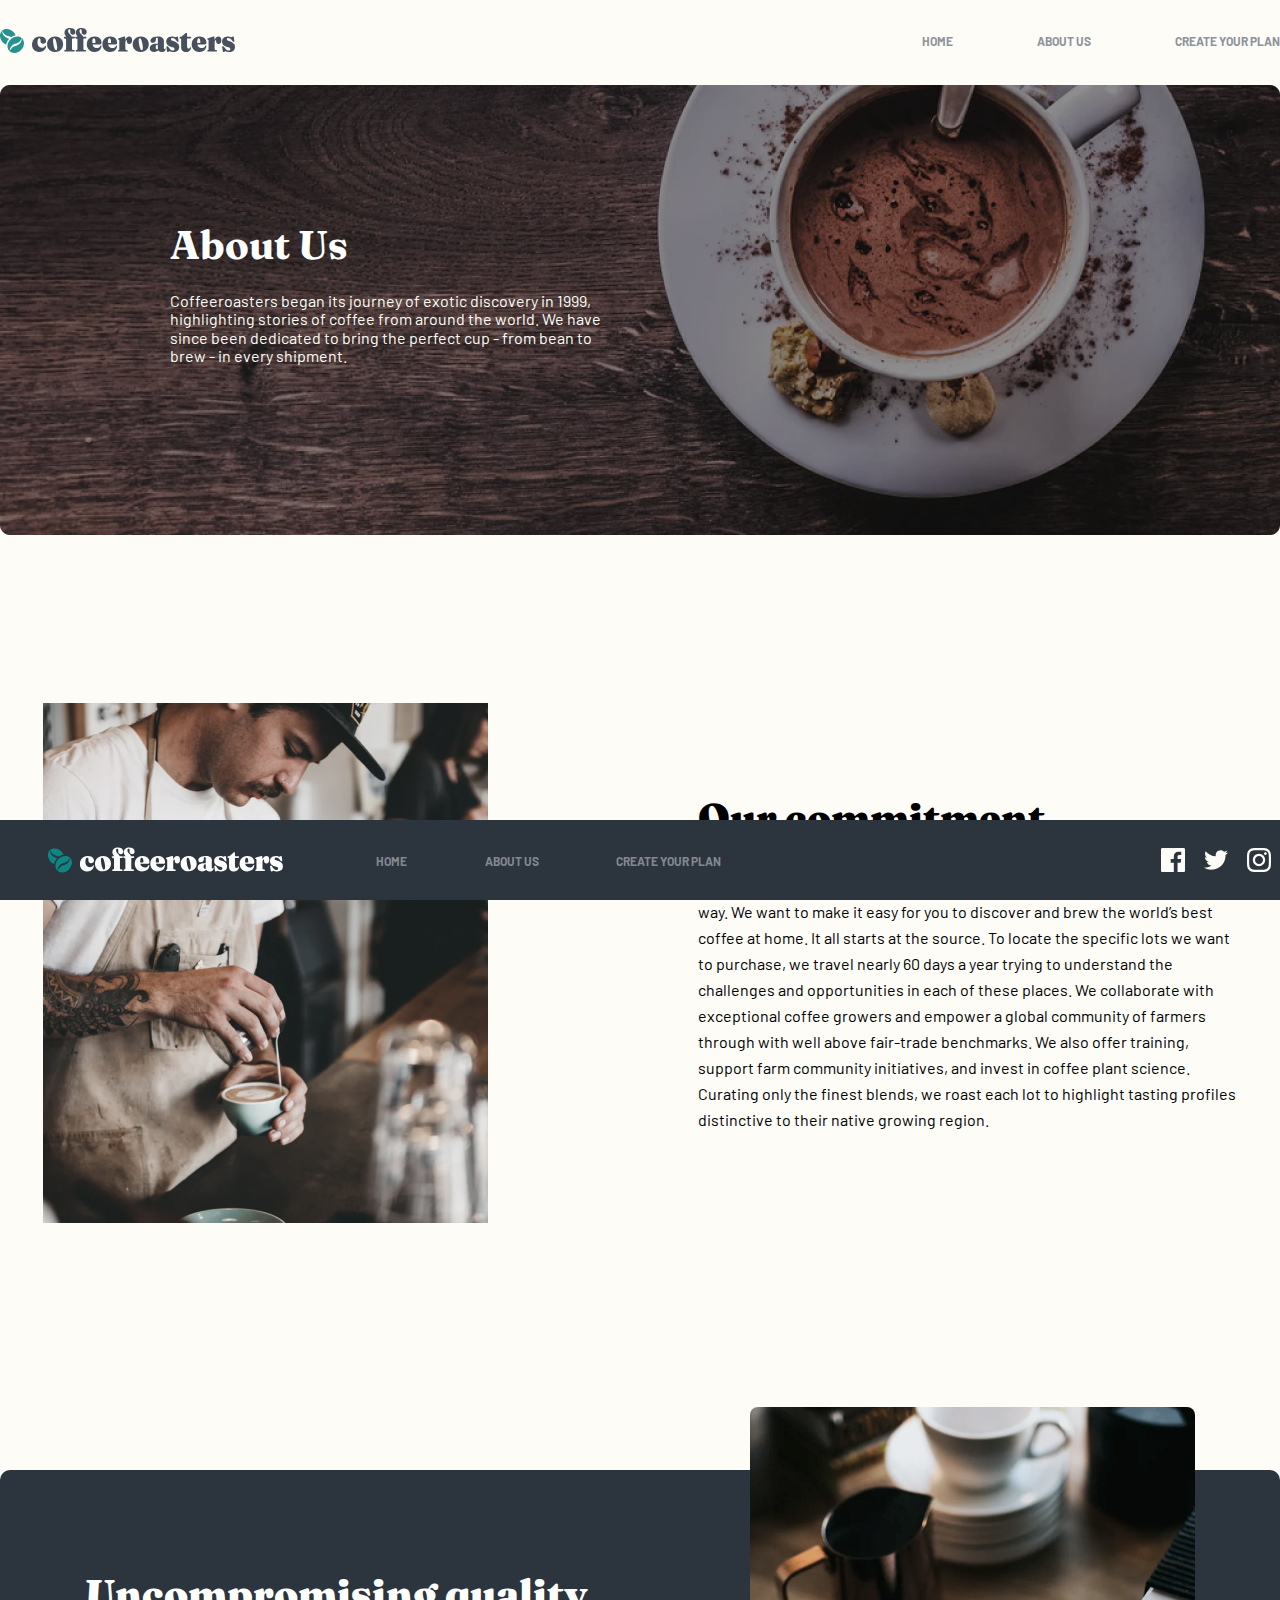
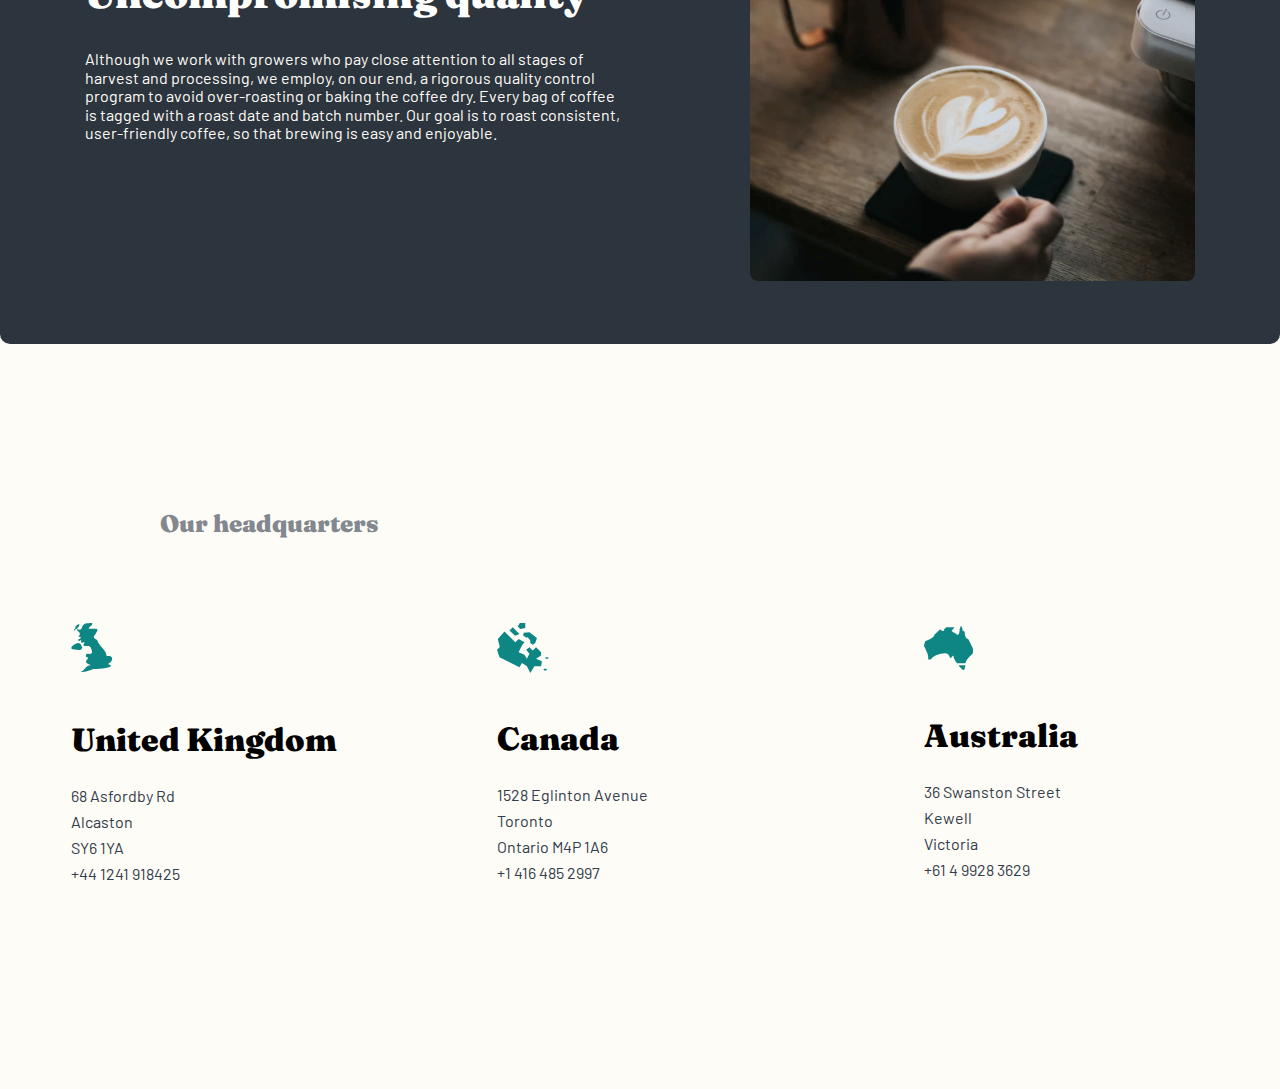
<file: about.html>
<!DOCTYPE html>
<html lang="en">
  <head>
    <meta charset="UTF-8" />
    <meta http-equiv="X-UA-Compatible" content="IE=edge" />
    <meta name="viewport" content="width=device-width, initial-scale=1.0" />
    <title>Document</title>
    <link rel="stylesheet" href="./css/style.css" />
    <link rel="stylesheet" href="./css/about.css">
  </head>
  <body>
    <header class="header">
      <div class="container">
        <nav class="nav">
          <img class="img" src="./images/Group 5.svg" alt="" />
          <ul class="nav__ul">
            <li class="nav__ul--list">
              <a class="nav__ul--list-link" href="index.html">HOME</a>
            </li>
            <li class="nav__ul--list">
              <a class="nav__ul--list-link" href="about.html">ABOUT US</a>
            </li>
            <li class="nav__ul--list">
              <a class="nav__ul--list-link" href="template.html">CREATE YOUR PLAN</a>
            </li>
          </ul>
        </nav>
      </div>
    </header>
    <main class="main">

      <section class="intro">
        <div class="container">
          <div class="block1">
            <div class="block1__intro">                     
              <h2>About Us</h2>
               <p>Coffeeroasters began its journey of exotic discovery in 1999, highlighting stories of coffee from around the world. We have since been dedicated to bring the perfect cup - from bean to brew - in every shipment.  </p>            
            </div>
          </div>
        </div>
      </section>


      <section class="coffes">
        <div class="container">
            <div class="coffe__drink">
                <div class="coffe__drink--img">
                    <img src="./images/about/section-img/Bitmap.png" alt="">
                </div>
                <div class="coffe__drink--desc">
                    <h2>Our commitment</h2>
                    <p>We’re built on a simple mission and a commitment to doing good along the way. We want to make it easy for you to discover and brew the world’s best coffee at home. It all starts at the source. To locate the specific lots we want to purchase, we travel nearly 60 days a year trying to understand the challenges and opportunities in each of these places. We collaborate with exceptional coffee growers and empower a global community of farmers through with well above fair-trade benchmarks. We also offer training, support farm community initiatives, and invest in coffee plant science. Curating only the finest blends, we roast each lot to highlight tasting profiles distinctive to their native growing region.</p>
                </div>
            </div>
        </div>
      </section>


      <section class="coffe-love">
        <div class="container">
          <div class="country__coffes">
            <div class="country__coffes--text">
              <h2>Uncompromising quality</h2>
              <p>Although we work with growers who pay close attention to all stages of harvest and processing, we employ, on our end, a rigorous quality control program to avoid over-roasting or baking the coffee dry. Every bag of coffee is tagged with a roast date and batch number. Our goal is to roast consistent, user-friendly coffee, so that brewing is easy and enjoyable.</p>
            </div>
            <div class="country__coffes--img">
              <img src="./images/about/section-img/Bitmap.svg" alt="">
            </div>
          </div>
        </div>
      </section>

      <section class="our-headquarters">
        <div class="container">
          <h3 class="our-headquarters-head">Our headquarters</h3>
          <div class="world__map">
           
            <div class="world__map--section">
             
              <img src="./images/about/section-img/map/Combined Shape.svg" alt="">
              <div class="world__map--section-block">
                <h2>United Kingdom
                  </h2>
                  <ul>              
                    <li>68  Asfordby Rd</li>
                    <li> Alcaston</li>
                    <li>SY6 1YA</li>
                    <li>+44 1241 918425</li>
                  </ul>      
              </div>       
            </div>
            
            <div class="world__map--section">
              <img src="./images/about/section-img/map/Combined Shape (1).svg" alt="">
              <div class="world__map--section-block">
                <h2>Canada
                </h2>
                
                <ul>                                 
                  <li>1528  Eglinton Avenue</li>
                  <li>Toronto</li>
                  <li>Ontario M4P 1A6</li>
                  <li>+1 416 485 2997</li>
                </ul>         
              </div>              
            </div>

            <div class="world__map--section">
              <img src="./images/about/section-img/map/Combined Shape (2).svg" alt="">
              <div class="world__map--section-block">
                <h2>Australia
                </h2>
                <ul> 
                  <li>36 Swanston Street</li>
                  <li>Kewell</li>
                  <li>Victoria</li>
                  <li>+61 4 9928 3629</li>
                </ul>
                  
              </div>
             
               
            </div>

          </div>
        </div>
      </section>

    </main>


    <footer class="footer">
      <div class="container">
        <nav class="nav">

          <div class="nav__block">
            <img src="./images/footer/Group 5.svg" alt="">
            <ul class="nav__block--ul">
              <li><a href="index.html">HOME</a></li>
              <li><a href="about.html"> ABOUT US</a></li>
              <li><a href="template.html">CREATE YOUR PLAN</a></li>
            </ul>
          </div>
          <div class="nav__block--icon">
            <img src="./images/footer/Path (1).svg" alt="facebook">
            <img src="./images/footer/Path.svg" alt="twitter">
            <img src="./images/footer/Shape.svg" alt="instagram">
          </div>
        
        </nav>
      </div>
    </footer>
  </body>
</html>

</body>
</html>
</file>
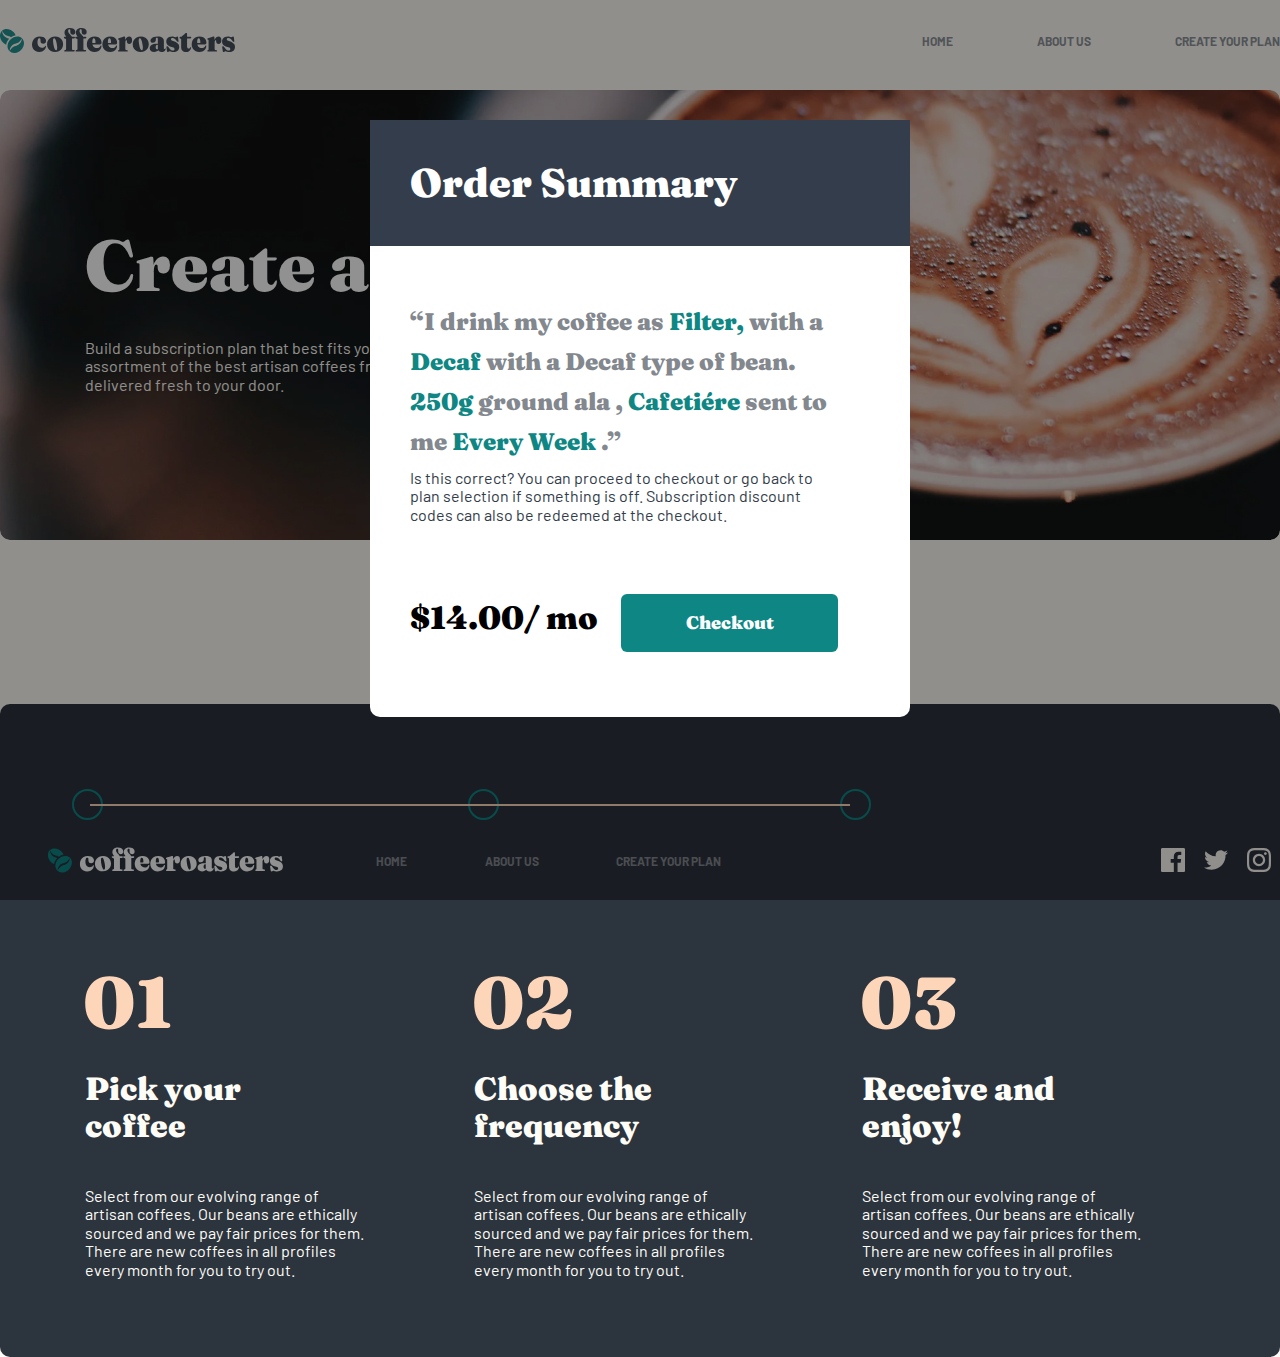
<file: modal.html>
<!DOCTYPE html>
<html lang="en">

<head>
    <meta charset="UTF-8" />
    <meta http-equiv="X-UA-Compatible" content="IE=edge" />
    <meta name="viewport" content="width=device-width, initial-scale=1.0" />
    <title>Document</title>
    <link rel="stylesheet" href="./css/style.css" />
    <link rel="stylesheet" href="./css/about.css">
    <link rel="stylesheet" href="./css/template.css">
    <link rel="stylesheet" href="../css/modal.css">
</head>

<body>
    <header class="header">
        <div class="container">
            <nav class="nav">
                <img class="img" src="../images/modul/Group 5.svg" alt="" />
                <ul class="nav__ul">
                    <li class="nav__ul--list">
                        <a class="nav__ul--list-link" href="#">HOME</a>
                    </li>
                    <li class="nav__ul--list">
                        <a class="nav__ul--list-link" href="#">ABOUT US</a>
                    </li>
                    <li class="nav__ul--list">
                        <a class="nav__ul--list-link" href="#">CREATE YOUR PLAN</a>
                    </li>
                </ul>
            </nav>
        </div>
    </header>

    <!-- MODAL -->
    <div class="modal-window">
        <div class="window">
          <div class="window-head">
           <h2>Order Summary</h2>
           <p class="win-desc">“I drink my coffee as <span>Filter,</span> with a
            <span>Decaf</span> with a Decaf type of bean. <span>250g</span>  ground ala , <span>Cafetiére</span> sent to me <span>Every Week</span> .” </p>
           <p class="win-desc2">Is this correct? You can proceed to checkout or go back to plan selection if something is off. Subscription discount codes can also be redeemed at the checkout. </p>
          </div>
          <span class="price">$14.00/ mo</span>
          <button class="window-button">
              <a class="window-active" href="index.html"> Checkout</a>
          </button>
        </div>
      </div>

      <!-- MODAL -->







    <main class="main">

        <section class="intro">
            <div class="container">
                <div class="block2">
                    <div class="block2__intro">
                        <h2>Create a plan</h2>
                        <p>Build a subscription plan that best fits your needs. We offer an assortment of the best
                            artisan coffees from around the globe delivered fresh to your door.</p>
                    </div>
                </div>
            </div>
        </section>

        <section class="choose-coffe">
            <div class="container">
                <div class="coffe__selectt">

                    <div class="coffe__selectt--ovall"></div>
                    <div class="coffe__selectt--ovall1"></div>
                    <div class="coffe__selectt--ovall2"></div>

                    <div class="coffe__selectt--line"></div>

                    <div class="coffe__select--card">

                        <div class="coffe__select--card-in">
                            <img src="../images/section-wrap/01/01.svg" alt="">
                            <h2>Pick your <br>
                                coffee</h2>
                            <p>Select from our evolving range of artisan coffees. Our beans are ethically sourced and we
                                pay fair prices for them. There are new coffees in all profiles every month for you to
                                try out.</p>

                        </div>

                        <div class="coffe__select--card-in">
                            <img src="../images/section-wrap/01/02.svg" alt="">
                            <h2>Choose the frequency
                            </h2>
                            <p>Select from our evolving range of artisan coffees. Our beans are ethically sourced and we
                                pay fair prices for them. There are new coffees in all profiles every month for you to
                                try out.</p>

                        </div>

                        <div class="coffe__select--card-in">
                            <img src="../images/section-wrap/01/03.svg" alt="">
                            <h2>Receive and enjoy!
                            </h2>
                            <p>Select from our evolving range of artisan coffees. Our beans are ethically sourced and we
                                pay fair prices for them. There are new coffees in all profiles every month for you to
                                try out.</p>

                        </div>

                    </div>


                </div>
            </div>
        </section>


       
    </main>


    <footer class="footer">
        <div class="container">
            <nav class="nav">

                <div class="nav__block">
                    <img src="../images/footer/Group 5.svg" alt="">
                    <ul class="nav__block--ul">
                        <li><a href="index.html">HOME</a></li>
                        <li><a href="about.html"> ABOUT US</a></li>
                        <li><a href="template.html">CREATE YOUR PLAN</a></li>
                    </ul>
                </div>
                <div class="nav__block--icon">
                    <img src="./images/footer/Path (1).svg" alt="facebook">
                    <img src="./images/footer/Path.svg" alt="twitter">
                    <img src="./images/footer/Shape.svg" alt="instagram">
                </div>

            </nav>
        </div>
    </footer>
</body>

</html>

</body>

</html>
</file>
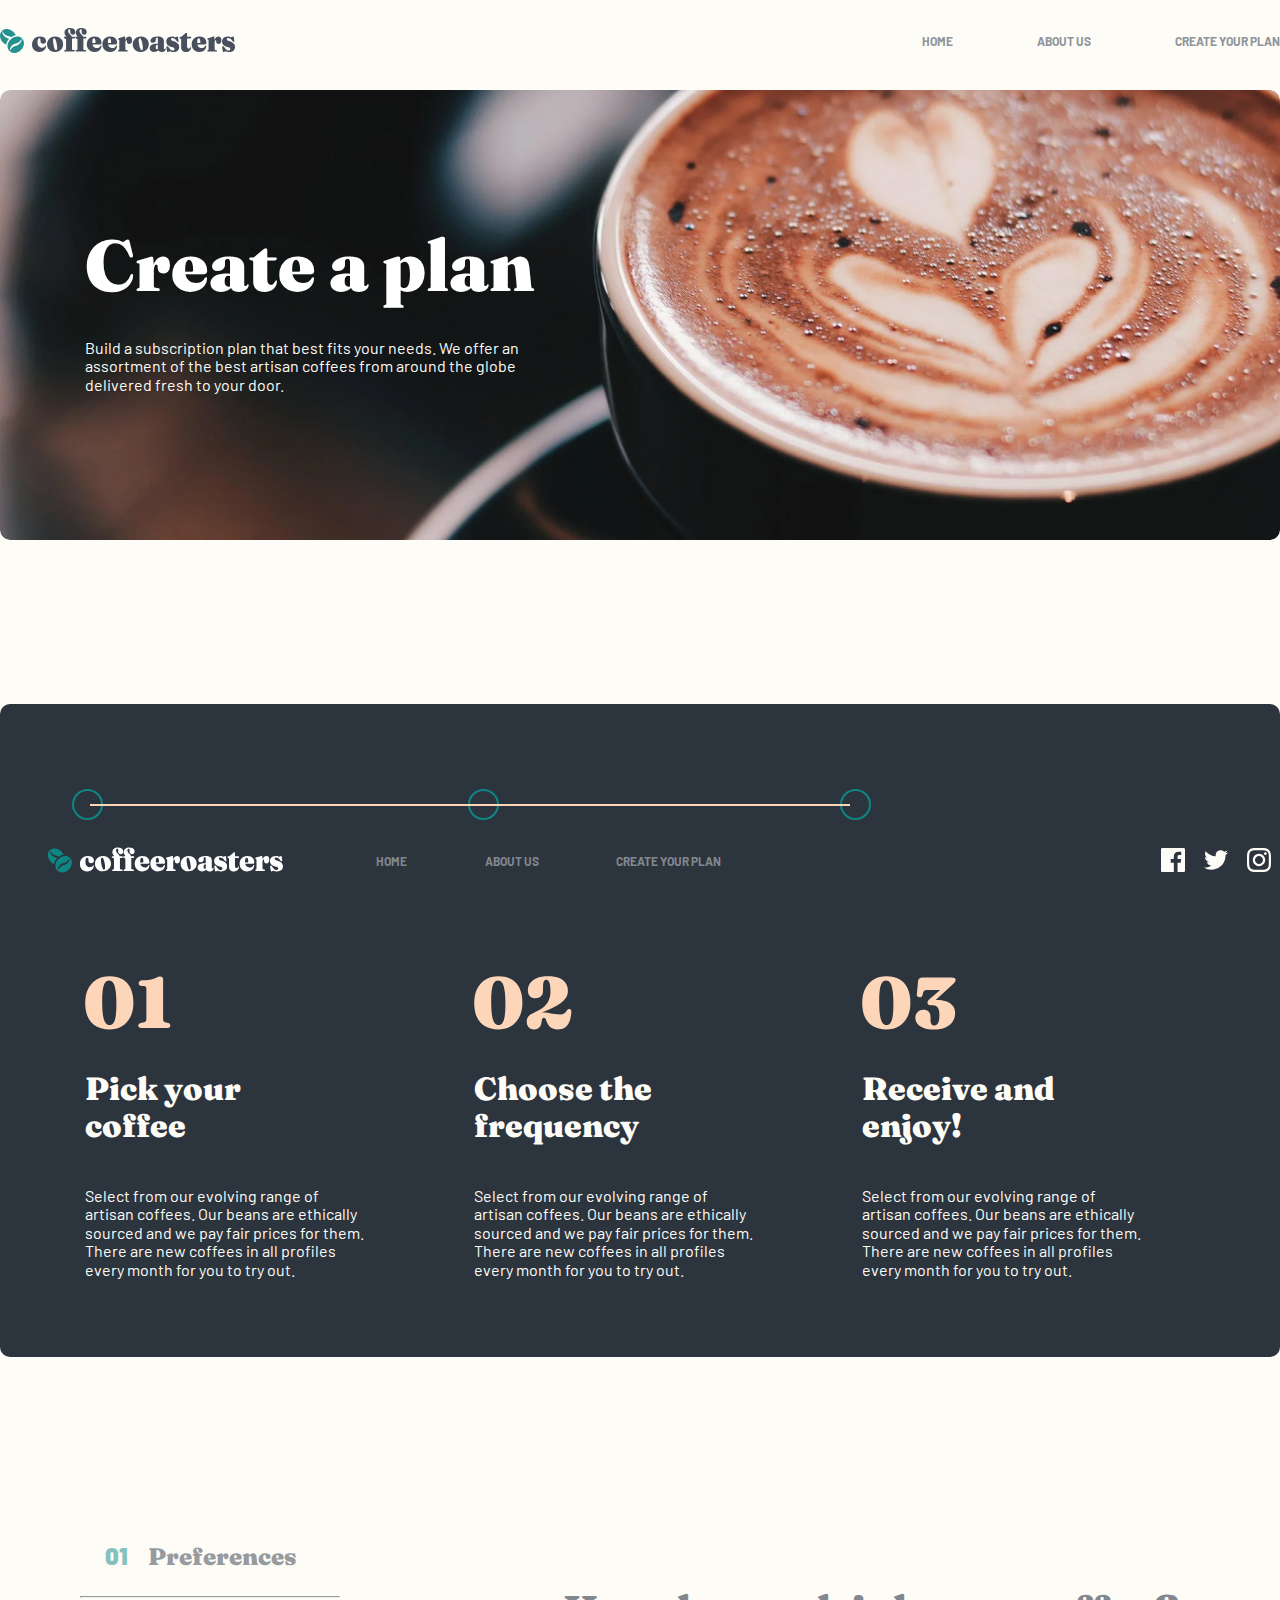
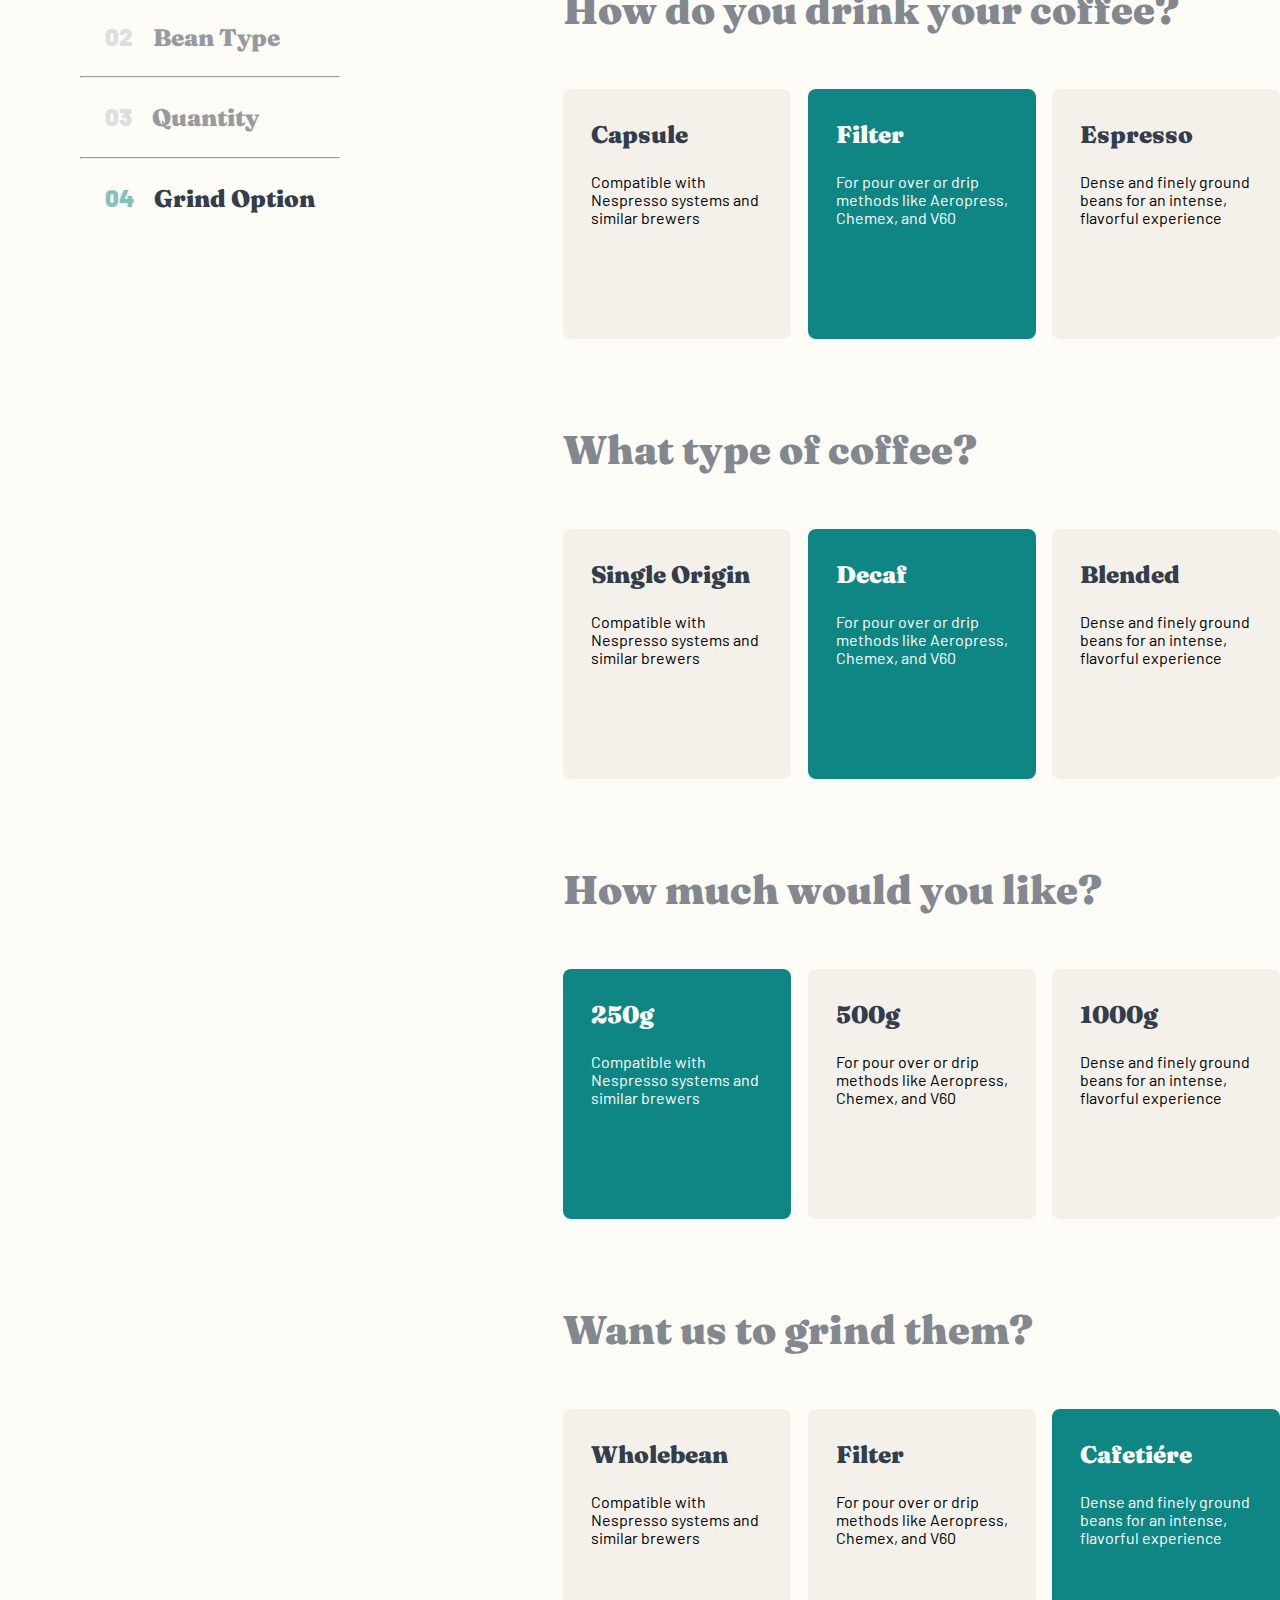
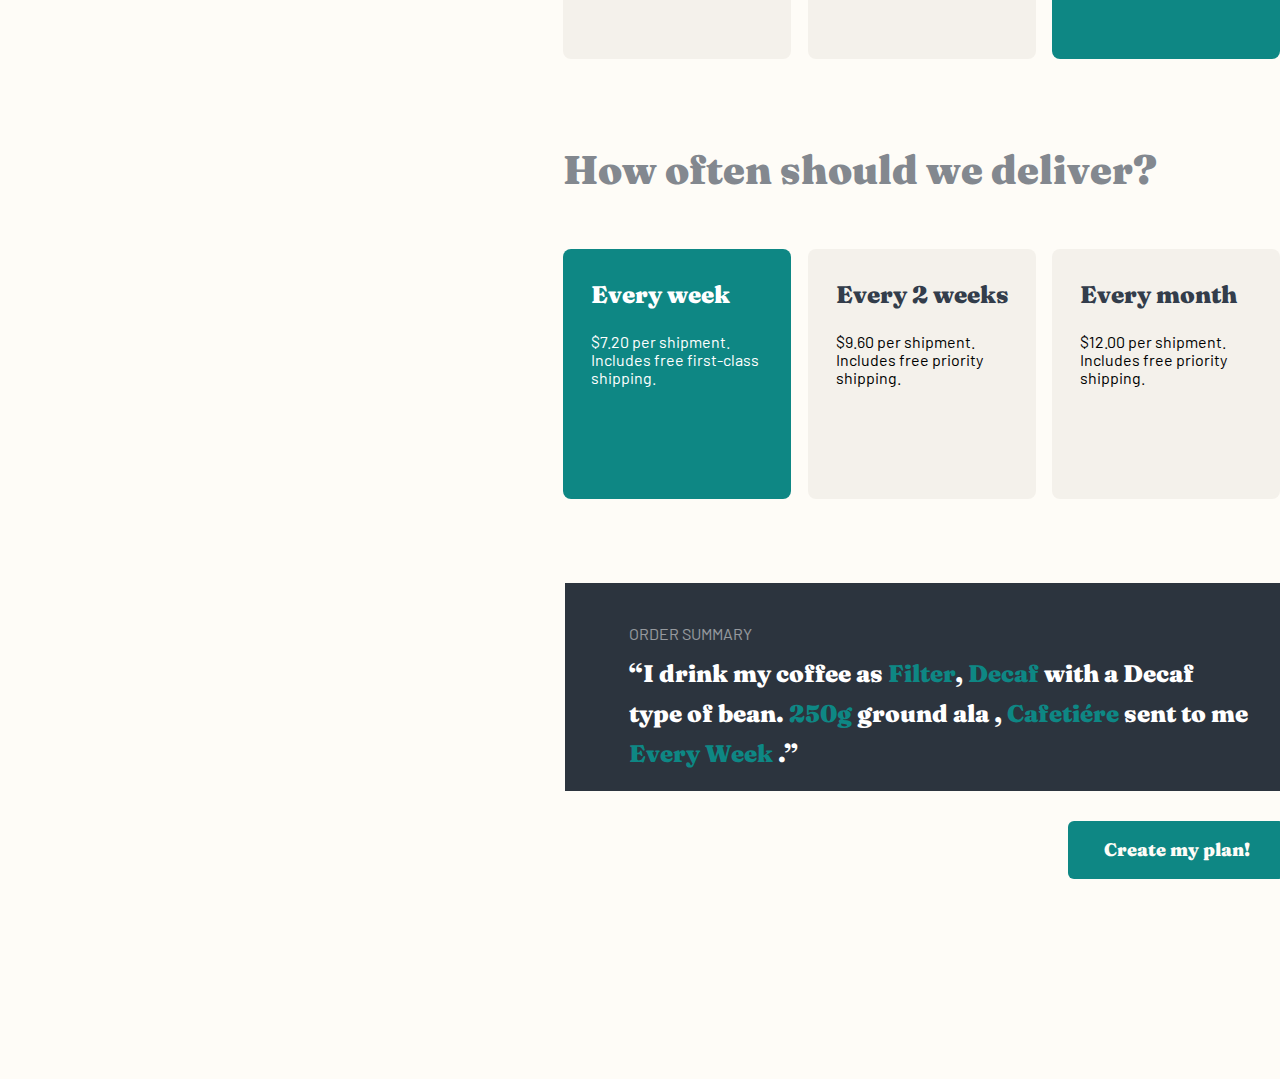
<file: template.html>
<!DOCTYPE html>
<html lang="en">

<head>
    <meta charset="UTF-8" />
    <meta http-equiv="X-UA-Compatible" content="IE=edge" />
    <meta name="viewport" content="width=device-width, initial-scale=1.0" />
    <title>Document</title>
    <link rel="stylesheet" href="./css/style.css" />
    <link rel="stylesheet" href="./css/about.css">
    <link rel="stylesheet" href="./css/template.css">
</head>

<body>
    <header class="header">
        <div class="container">
            <nav class="nav">
                <img class="img" src="./images/Group 5.svg" alt="" />
                <ul class="nav__ul">
                    <li class="nav__ul--list">
                        <a class="nav__ul--list-link" href="index.html">HOME</a>
                    </li>
                    <li class="nav__ul--list">
                        <a class="nav__ul--list-link" href="about.html">ABOUT US</a>
                    </li>
                    <li class="nav__ul--list">
                        <a class="nav__ul--list-link" href="template.html">CREATE YOUR PLAN</a>
                    </li>
                </ul>
            </nav>
        </div>
    </header>
    <main class="main">

        <section class="intro">
            <div class="container">
                <div class="block2">
                    <div class="block2__intro">
                        <h2>Create a plan</h2>
                        <p>Build a subscription plan that best fits your needs. We offer an assortment of the best
                            artisan coffees from around the globe delivered fresh to your door.</p>
                    </div>
                </div>
            </div>
        </section>

        <section class="choose-coffe">
            <div class="container">
                <div class="coffe__selectt">

                    <div class="coffe__selectt--ovall"></div>
                    <div class="coffe__selectt--ovall1"></div>
                    <div class="coffe__selectt--ovall2"></div>

                    <div class="coffe__selectt--line"></div>

                    <div class="coffe__select--card">

                        <div class="coffe__select--card-in">
                            <img src="./images/section-wrap/01/01.svg" alt="">
                            <h2>Pick your <br>
                                coffee</h2>
                            <p>Select from our evolving range of artisan coffees. Our beans are ethically sourced and we
                                pay fair prices for them. There are new coffees in all profiles every month for you to
                                try out.</p>

                        </div>

                        <div class="coffe__select--card-in">
                            <img src="./images/section-wrap/01/02.svg" alt="">
                            <h2>Choose the frequency
                            </h2>
                            <p>Select from our evolving range of artisan coffees. Our beans are ethically sourced and we
                                pay fair prices for them. There are new coffees in all profiles every month for you to
                                try out.</p>

                        </div>

                        <div class="coffe__select--card-in">
                            <img src="./images/section-wrap/01/03.svg" alt="">
                            <h2>Receive and enjoy!
                            </h2>
                            <p>Select from our evolving range of artisan coffees. Our beans are ethically sourced and we
                                pay fair prices for them. There are new coffees in all profiles every month for you to
                                try out.</p>

                        </div>

                    </div>


                </div>
            </div>
        </section>


        <section class="coffe__shop">
            <div class="container">
                <div class="complated__coffes">
                    <div class="complated__coffes--saidbar">
                        <p class="opacity">
                            <span>01</span>
                            Preferences
                        </p>
                        <hr>

                        <p class="opacity1">
                            <span>02</span>
                            Bean Type
                        </p>
                        <hr>

                        <p class="opacity1">
                            <span>03</span>
                            Quantity
                        </p>
                        <hr>
                        <p class="opacity2">
                            <span>04</span>
                            Grind Option
                        </p>

                    </div>

                    <div class="complated__coffes--contend">
                        <h2 class="head-card">How do you drink your coffee?</h2>
                        <!--  -->
                        <div class="card-block">
                            <div class="contend-card">
                                <h2>Capsule</h2>
                                <p>Compatible with Nespresso systems and similar brewers</p>
                            </div>

                            <div class="contend-card2">
                                <h2>Filter</h2>
                                <p>For pour over or drip methods like Aeropress, Chemex, and V60</p>
                            </div>

                            <div class="contend-card">
                                <h2>Espresso</h2>
                                <p>Dense and finely ground beans for an intense, flavorful experience</p>
                            </div>
                        </div>



                        <!-- ========== -->

                        <h2 class="card-marg">What type of coffee?</h2>

                        <div class="card-block">
                            <div class="contend-card">
                                <h2>Single Origin</h2>
                                <p>Compatible with Nespresso systems and similar brewers</p>
                            </div>

                            <div class="contend-card2">
                                <h2>Decaf</h2>
                                <p>For pour over or drip methods like Aeropress, Chemex, and V60</p>
                            </div>

                            <div class="contend-card">
                                <h2>Blended</h2>
                                <p>Dense and finely ground beans for an intense, flavorful experience</p>
                            </div>
                        </div>


                        <h2 class="card-marg">How much would you like?</h2>

                        <div class="card-block">
                            <div class="contend-card2">
                                <h2>250g</h2>
                                <p>Compatible with Nespresso systems and similar brewers</p>
                            </div>

                            <div class="contend-card">
                                <h2>500g</h2>
                                <p>For pour over or drip methods like Aeropress, Chemex, and V60</p>
                            </div>

                            <div class="contend-card">
                                <h2>1000g</h2>
                                <p>Dense and finely ground beans for an intense, flavorful experience</p>
                            </div>
                        </div>



                        <h2 class="card-marg">Want us to grind them?</h2>
                        <div class="card-block">
                            <div class="contend-card">
                                <h2>Wholebean</h2>
                                <p>Compatible with Nespresso systems and similar brewers</p>
                            </div>

                            <div class="contend-card">
                                <h2>Filter</h2>
                                <p>For pour over or drip methods like Aeropress, Chemex, and V60</p>
                            </div>

                            <div class="contend-card2">
                                <h2>Cafetiére</h2>
                                <p>Dense and finely ground beans for an intense, flavorful experience</p>
                            </div>
                        </div>


                        <h2 class="card-marg">How often should we deliver?</h2>
                        <div class="card-block">
                            <div class="contend-card2">
                                <h2>Every week</h2>
                                <p>$7.20 per shipment. Includes free first-class shipping.</p>
                            </div>

                            <div class="contend-card">
                                <h2>Every 2 weeks</h2>
                                <p>$9.60 per shipment. Includes free priority shipping.</p>
                            </div>

                            <div class="contend-card">
                                <h2>Every month</h2>
                                <p>$12.00 per shipment. Includes free priority shipping.</p>
                            </div>
                        </div>
                        <!--  -->

                    </div>

                   

                    <!-- ======= -->



                </div>
                <div class="summary__block">
                    <div class="block-coffe-drink">
                        <h4>Order Summary</h4>
                        <p>“I drink my coffee as <span>Filter</span>, 
                            <span>Decaf</span> with a Decaf type of bean. <span>250g</span>  ground ala , <span>Cafetiére</span> sent to me <span>Every Week</span> .” </p>
                    </div>
                  
                </div>
                <button class="drink-btn">Create my plan!</button>
            </div>
        </section>
    </main>


    <footer class="footer">
        <div class="container">
            <nav class="nav">

                <div class="nav__block">
                    <img src="./images/footer/Group 5.svg" alt="">
                    <ul class="nav__block--ul">
                        <li><a href="index.html">HOME</a></li>
                        <li><a href="about.html"> ABOUT US</a></li>
                        <li><a href="template.html">CREATE YOUR PLAN</a></li>
                    </ul>
                </div>
                <div class="nav__block--icon">
                    <img src="./images/footer/Path (1).svg" alt="facebook">
                    <img src="./images/footer/Path.svg" alt="twitter">
                    <img src="./images/footer/Shape.svg" alt="instagram">
                </div>

            </nav>
        </div>
    </footer>
</body>

</html>

</body>

</html>
</file>
<file: css/style.css>
@import url("https://fonts.googleapis.com/css2?family=Barlow:wght@400;700&family=Fraunces:opsz,wght@9..144,900&display=swap");
/*! normalize.css v8.0.1 | MIT License | github.com/necolas/normalize.css */
/* Document
   ========================================================================== */
/**
 * 1. Correct the line height in all browsers.
 * 2. Prevent adjustments of font size after orientation changes in iOS.
 */
html {
  line-height: 1.15; /* 1 */
  -webkit-text-size-adjust: 100%; /* 2 */
}

/* Sections
   ========================================================================== */
/**
 * Remove the margin in all browsers.
 */
body {
  margin: 0;
}

/**
 * Render the `main` element consistently in IE.
 */
main {
  display: block;
}

/**
 * Correct the font size and margin on `h1` elements within `section` and
 * `article` contexts in Chrome, Firefox, and Safari.
 */
h1 {
  font-size: 2em;
  margin: 0.67em 0;
}

/* Grouping content
   ========================================================================== */
/**
 * 1. Add the correct box sizing in Firefox.
 * 2. Show the overflow in Edge and IE.
 */
hr {
  box-sizing: content-box; /* 1 */
  height: 0; /* 1 */
  overflow: visible; /* 2 */
}

/**
 * 1. Correct the inheritance and scaling of font size in all browsers.
 * 2. Correct the odd `em` font sizing in all browsers.
 */
pre {
  font-family: monospace, monospace; /* 1 */
  font-size: 1em; /* 2 */
}

/* Text-level semantics
   ========================================================================== */
/**
 * Remove the gray background on active links in IE 10.
 */
a {
  background-color: transparent;
}

/**
 * 1. Remove the bottom border in Chrome 57-
 * 2. Add the correct text decoration in Chrome, Edge, IE, Opera, and Safari.
 */
abbr[title] {
  border-bottom: none; /* 1 */
  text-decoration: underline; /* 2 */
  text-decoration: underline dotted; /* 2 */
}

/**
 * Add the correct font weight in Chrome, Edge, and Safari.
 */
b,
strong {
  font-weight: bolder;
}

/**
 * 1. Correct the inheritance and scaling of font size in all browsers.
 * 2. Correct the odd `em` font sizing in all browsers.
 */
code,
kbd,
samp {
  font-family: monospace, monospace; /* 1 */
  font-size: 1em; /* 2 */
}

/**
 * Add the correct font size in all browsers.
 */
small {
  font-size: 80%;
}

/**
 * Prevent `sub` and `sup` elements from affecting the line height in
 * all browsers.
 */
sub,
sup {
  font-size: 75%;
  line-height: 0;
  position: relative;
  vertical-align: baseline;
}

sub {
  bottom: -0.25em;
}

sup {
  top: -0.5em;
}

/* Embedded content
   ========================================================================== */
/**
 * Remove the border on images inside links in IE 10.
 */
img {
  border-style: none;
}

/* Forms
   ========================================================================== */
/**
 * 1. Change the font styles in all browsers.
 * 2. Remove the margin in Firefox and Safari.
 */
button,
input,
optgroup,
select,
textarea {
  font-family: inherit; /* 1 */
  font-size: 100%; /* 1 */
  line-height: 1.15; /* 1 */
  margin: 0; /* 2 */
}

/**
 * Show the overflow in IE.
 * 1. Show the overflow in Edge.
 */
button,
input { /* 1 */
  overflow: visible;
}

/**
 * Remove the inheritance of text transform in Edge, Firefox, and IE.
 * 1. Remove the inheritance of text transform in Firefox.
 */
button,
select { /* 1 */
  text-transform: none;
}

/**
 * Correct the inability to style clickable types in iOS and Safari.
 */
button,
[type=button],
[type=reset],
[type=submit] {
  -webkit-appearance: button;
}

/**
 * Remove the inner border and padding in Firefox.
 */
button::-moz-focus-inner,
[type=button]::-moz-focus-inner,
[type=reset]::-moz-focus-inner,
[type=submit]::-moz-focus-inner {
  border-style: none;
  padding: 0;
}

/**
 * Restore the focus styles unset by the previous rule.
 */
button:-moz-focusring,
[type=button]:-moz-focusring,
[type=reset]:-moz-focusring,
[type=submit]:-moz-focusring {
  outline: 1px dotted ButtonText;
}

/**
 * Correct the padding in Firefox.
 */
fieldset {
  padding: 0.35em 0.75em 0.625em;
}

/**
 * 1. Correct the text wrapping in Edge and IE.
 * 2. Correct the color inheritance from `fieldset` elements in IE.
 * 3. Remove the padding so developers are not caught out when they zero out
 *    `fieldset` elements in all browsers.
 */
legend {
  box-sizing: border-box; /* 1 */
  color: inherit; /* 2 */
  display: table; /* 1 */
  max-width: 100%; /* 1 */
  padding: 0; /* 3 */
  white-space: normal; /* 1 */
}

/**
 * Add the correct vertical alignment in Chrome, Firefox, and Opera.
 */
progress {
  vertical-align: baseline;
}

/**
 * Remove the default vertical scrollbar in IE 10+.
 */
textarea {
  overflow: auto;
}

/**
 * 1. Add the correct box sizing in IE 10.
 * 2. Remove the padding in IE 10.
 */
[type=checkbox],
[type=radio] {
  box-sizing: border-box; /* 1 */
  padding: 0; /* 2 */
}

/**
 * Correct the cursor style of increment and decrement buttons in Chrome.
 */
[type=number]::-webkit-inner-spin-button,
[type=number]::-webkit-outer-spin-button {
  height: auto;
}

/**
 * 1. Correct the odd appearance in Chrome and Safari.
 * 2. Correct the outline style in Safari.
 */
[type=search] {
  -webkit-appearance: textfield; /* 1 */
  outline-offset: -2px; /* 2 */
}

/**
 * Remove the inner padding in Chrome and Safari on macOS.
 */
[type=search]::-webkit-search-decoration {
  -webkit-appearance: none;
}

/**
 * 1. Correct the inability to style clickable types in iOS and Safari.
 * 2. Change font properties to `inherit` in Safari.
 */
::-webkit-file-upload-button {
  -webkit-appearance: button; /* 1 */
  font: inherit; /* 2 */
}

/* Interactive
   ========================================================================== */
/*
 * Add the correct display in Edge, IE 10+, and Firefox.
 */
details {
  display: block;
}

/*
 * Add the correct display in all browsers.
 */
summary {
  display: list-item;
}

/* Misc
   ========================================================================== */
/**
 * Add the correct display in IE 10+.
 */
template {
  display: none;
}

/**
 * Add the correct display in IE 10.
 */
[hidden] {
  display: none;
}

* {
  margin: 0;
  padding: 0;
  box-sizing: border-box;
  font-family: "Barlow", sans-serif;
}

body {
  background-color: #FEFCF7;
}

li, a {
  text-decoration: none;
  list-style-type: none;
}

main {
  padding-top: 40px;
}

.section__three {
  padding-bottom: 300px;
}

.our-headquarters {
  padding-bottom: 200px;
}

.coffe__shop {
  padding-bottom: 200px;
}

.modal-window .window .window-button, .coffe__select--card button {
  width: 217px;
  height: 58px;
  border-radius: 6px;
  background-color: #0e8784;
  color: #fefcf7;
  font-size: 18px;
  font-weight: 900;
  font-family: "Fraunces", serif;
  border: none;
}

.coffe__select--card button:hover, .block .block__title--desc-btn:hover {
  width: 217px;
  height: 58px;
  border-radius: 6px;
  background-color: #66D2CF;
  color: #fefcf7;
  font-size: 18px;
  font-weight: 900;
  font-family: "Fraunces", serif;
  border: none;
  cursor: pointer;
}

.modal-window .window .win-desc {
  width: 428px;
  height: 160px;
  font-weight: 900;
  font-size: 24px;
  line-height: 40px;
  font-family: "Fraunces", serif;
  color: #83888F;
}

.modal-window .window .win-desc span {
  color: #0e8784;
  font-family: "Fraunces", serif;
}

.container {
  width: 1280px;
  margin: 0 auto;
}

footer {
  position: fixed;
  bottom: 0;
  margin-top: 216px;
  display: flex;
  width: 100%;
  background-color: #2c343e;
}
footer nav {
  display: flex;
  background-color: #2c343e;
  height: 120px;
}
footer .nav__block {
  display: flex;
  align-items: center;
  justify-content: space-around;
  width: 60%;
}
footer .nav__block img {
  color: #fff;
}
footer .nav__block--ul {
  display: flex;
  justify-content: space-between;
  width: 45%;
}
footer .nav__block--ul li a {
  color: #83888F;
  font-size: 12px;
  font-weight: 700;
  font-family: "Barlow", sans-serif;
}
footer .nav__block--icon {
  display: flex;
  justify-content: space-around;
  width: 10%;
}
footer .bx {
  background-color: #fff;
  color: #2c343e;
  width: 24px;
  height: 24px;
  display: flex;
  align-items: center;
  justify-content: center;
  margin-right: 20px;
}

.header {
  width: 100%;
  position: fixed;
  top: 0;
  background-color: #FEFCF7;
  align-items: center;
  z-index: 111;
  opacity: 0.9;
}

.nav {
  display: flex;
  align-items: center;
  justify-content: space-between;
  height: 80px;
}
.nav__ul {
  display: flex;
  justify-content: space-between;
  width: 28%;
}
.nav__ul--list a {
  color: #83888F;
  font-size: 12px;
  font-weight: 700;
  font-family: "Barlow", sans-serif;
}

.block {
  height: 600px;
  background-image: url("../../images/section-intro/Bitmap.svg");
  margin-top: 45px;
  position: relative;
  padding-top: 44px;
}
.block__intro {
  position: absolute;
  width: 493px;
  height: 367px;
  top: 117px;
  left: 85px;
}
.block__title {
  font-size: 72px;
  font-weight: bold;
  color: #fff;
}
.block__title--desc {
  width: 445px;
  height: 78px;
  color: #fefcf7;
  font-size: 16px;
  font-weight: 400;
  line-height: 26px;
  margin-top: 32px;
}
.block .block__title--desc-btn {
  background: #0e8784;
  border-radius: 6px;
  width: 217px;
  height: 56px;
  margin-top: 56px;
  font-size: 18px;
  font-family: "Fraunces", serif;
  font-weight: 900;
  color: #fefcf7;
}
.collection {
  display: flex;
  justify-content: center;
  flex-wrap: wrap;
}
.collection__title {
  background: linear-gradient(180deg, rgba(254, 252, 247, 0.0001) 0%, #fefcf7 100%);
  width: 1111px;
  height: 196px;
  display: flex;
  justify-content: center;
  margin-top: 137px;
  background-image: url("../../images/section-hero/our collection.svg");
}
.collection__title--one {
  display: flex;
  align-items: center;
  justify-content: space-between;
  width: 85%;
}
.collection__title--one-img {
  position: relative;
  top: -70px;
}
.collection__title--two {
  display: flex;
  align-items: center;
  justify-content: space-between;
  width: 90%;
}
.collection__title--two-desc {
  width: 255px;
  height: 134px;
  text-align: center;
}
.collection .two-head {
  font-size: 24px;
  font-weight: 900;
  color: #333D4B;
  font-family: "Fraunces", serif;
}
.collection .two-desc {
  font-size: 16px;
  font-weight: 400;
  color: #333D4B;
  margin-top: 24px;
  width: 255px;
  height: 78px;
}

.wrapper {
  height: 537px;
  width: 1300px;
  background-color: #2c343e;
  margin-top: 200px;
  display: flex;
  justify-content: center;
  border-radius: 5px;
  position: relative;
}
.wrapper__team {
  width: 540px;
  height: 160px;
}
.wrapper__team h2 {
  color: rgb(255, 255, 255);
  font-size: 40px;
  font-weight: 900;
  font-family: "Fraunces", serif;
  text-align: center;
  margin-top: 121px;
}
.wrapper__team p {
  mix-blend-mode: normal;
  opacity: 0.8;
  color: #fefcf7;
  width: 540px;
  height: 80px;
  font-size: 16px;
  font-weight: 400;
  font-family: "Fraunces", serif;
  text-align: center;
  margin-top: 32px;
}
.wrapper__block {
  position: absolute;
  top: 350px;
  display: flex;
  justify-content: space-around;
  width: 90%;
}
.wrapper__block--card {
  padding-top: 72px;
  height: 136px;
  text-align: center;
  width: 350px;
  height: 382px;
  background: #0e8784;
  border-radius: 8px;
}
.wrapper__block--card h3 {
  margin-top: 56px;
  font-size: 24px;
  font-weight: 900;
  font-family: "Fraunces", serif;
  color: #fefcf7;
}
.wrapper__block--card p {
  font-size: 16px;
  font-weight: 400;
  font-family: "Barlow", sans-serif;
  color: #FEFCF7;
  margin-top: 24px;
  line-height: 26px;
}

.coffe__select {
  margin-top: 400px;
  position: relative;
  margin-left: 80px;
}
.coffe__select--title {
  font-size: 24px;
  font-weight: 900;
  font-family: "Fraunces", serif;
  color: #83888f;
}
.coffe__select--oval {
  position: absolute;
  width: 31px;
  height: 31px;
  background-color: #fefcf7;
  border-radius: 50%;
  border: 2px solid #0e8784;
  top: 105px;
}
.coffe__select--oval2 {
  position: absolute;
  width: 31px;
  height: 31px;
  background-color: #fefcf7;
  border-radius: 50%;
  border: 2px solid #0e8784;
  top: 105px;
  left: 380px;
}
.coffe__select--oval3 {
  position: absolute;
  width: 31px;
  height: 31px;
  background-color: #fefcf7;
  border-radius: 50%;
  border: 2px solid #0e8784;
  top: 105px;
  left: 770px;
}
.coffe__select--line {
  width: 790px;
  height: 1px;
  background-color: #fdd6ba;
  margin-top: 95px;
}
.coffe__select--card {
  display: flex;
  justify-content: space-between;
  width: 83%;
}
.coffe__select--card-in {
  width: 285px;
  height: 355px;
  margin-top: 82px;
}
.coffe__select--card h2 {
  font-size: 32px;
  font-weight: 900;
  font-family: "Fraunces", serif;
  margin-top: 38px;
}
.coffe__select--card p {
  margin-top: 42px;
  width: 285px;
  height: 130px;
}
.coffes {
  display: flex;
  margin-top: 168px;
}
.coffes .coffe__drink {
  display: flex;
  align-items: center;
  justify-content: space-around;
}
.coffes .coffe__drink--img {
  border-radius: 10px;
}
.coffes .coffe__drink--desc {
  width: 540px;
  height: 340px;
  margin-left: 125px;
}
.coffes .coffe__drink--desc h2 {
  font-size: 40px;
  font-weight: 900;
  font-family: "Fraunces", serif;
}
.coffes .coffe__drink--desc p {
  margin-top: 32px;
  line-height: 26px;
  font-size: 16px;
  font-weight: 400;
  font-family: "Barlow", sans-serif;
}

.intro .block1 {
  background-image: url(../../images/about/section-img/Group\ 7.png);
  height: 450px;
  background-size: cover;
  position: relative;
  margin-top: 45px;
}
.intro .block1__intro {
  position: absolute;
  color: #fff;
  width: 445px;
  height: 176px;
  margin-left: 85px;
  margin-top: px;
  top: 137px;
  left: 85px;
}
.intro .block1__intro h2 {
  font-size: 40px;
  font-weight: 9000;
  font-family: "Fraunces", serif;
}
.intro .block1__intro p {
  color: #FEFCF7;
  font-size: 16px;
  font-weight: 400;
  font-family: "Barlow", sans-serif;
  margin-top: 24px;
}

.coffe-love .country__coffes {
  height: 474px;
  background-color: #2c343e;
  margin-top: 244px;
  border-radius: 10px;
  position: relative;
}
.coffe-love .country__coffes--text {
  position: absolute;
  color: #fff;
  width: 540px;
  height: 210px;
  margin-left: 85px;
  top: 100px;
}
.coffe-love .country__coffes--text h2 {
  font-size: 40px;
  font-weight: 900;
  font-family: "Fraunces", serif;
  line-height: 48px;
}
.coffe-love .country__coffes--text p {
  font-size: 16px;
  font-weight: 400;
  font-family: "Barlow", sans-serif;
  color: #fefcf7;
  margin-top: 32px;
}
.coffe-love .country__coffes--img {
  position: absolute;
  left: 750px;
  bottom: 60px;
}
.coffe-love .country__coffes--img img {
  border-radius: 8px;
}

.our-headquarters-head {
  position: absolute;
  left: 160px;
  top: 2110px;
  margin-top: px;
  font-size: 24px;
  font-weight: 900;
  font-family: "Fraunces", serif;
  color: #83888f;
}

.world__map {
  display: flex;
  align-items: center;
  justify-content: space-around;
}
.world__map--section {
  margin-top: 278px;
}
.world__map--section-block {
  width: 285px;
  height: 167px;
}
.world__map--section h2 {
  margin-top: 45px;
  font-size: 32px;
  font-family: "Fraunces", serif;
  font-weight: 900;
}
.world__map--section ul {
  margin-top: 24px;
  line-height: 26px;
  font-size: 16px;
  font-weight: 400;
  color: #333D4B;
}

.modal-window {
  width: 100vw;
  height: 100%;
  position: fixed;
  background-color: rgba(0, 0, 0, 0.431);
  z-index: 111;
  display: flex;
  top: 0;
}
.modal-window .window {
  width: 540px;
  height: 597px;
  background-color: #fff;
  margin: 120px auto;
  border-radius: 10px;
}
.modal-window .window-head h2 {
  padding: 40px;
  font-family: "Fraunces", serif;
  font-weight: 900;
  font-size: 40px;
  color: #fff;
  background-color: #333D4B;
}
.modal-window .window .win-desc {
  margin-left: 40px;
  margin-top: 56px;
}
.modal-window .window .win-desc2 {
  width: 428px;
  height: 78px;
  font-size: 16px;
  font-weight: 400;
  font-family: "Barlow", sans-serif;
  margin-top: 7px;
  margin-left: 40px;
  color: #333D4B;
}
.modal-window .window .price {
  font-family: "Fraunces", serif;
  font-weight: 900;
  font-size: 32px;
  margin-left: 40px;
  margin-top: 57px;
}
.modal-window .window .window-button {
  margin-left: 20px;
  margin-top: 47px;
}
.modal-window .window .window-button a {
  color: #fff;
  font-size: 18px;
  font-family: "Fraunces", serif;
  font-weight: 900;
}/*# sourceMappingURL=style.css.map */
</file>
<file: css/about.css>
@import url("https://fonts.googleapis.com/css2?family=Barlow:wght@400;700&family=Fraunces:opsz,wght@9..144,900&display=swap");
/*! normalize.css v8.0.1 | MIT License | github.com/necolas/normalize.css */
/* Document
   ========================================================================== */
/**
 * 1. Correct the line height in all browsers.
 * 2. Prevent adjustments of font size after orientation changes in iOS.
 */
html {
  line-height: 1.15; /* 1 */
  -webkit-text-size-adjust: 100%; /* 2 */
}

/* Sections
   ========================================================================== */
/**
 * Remove the margin in all browsers.
 */
body {
  margin: 0;
}

/**
 * Render the `main` element consistently in IE.
 */
main {
  display: block;
}

/**
 * Correct the font size and margin on `h1` elements within `section` and
 * `article` contexts in Chrome, Firefox, and Safari.
 */
h1 {
  font-size: 2em;
  margin: 0.67em 0;
}

/* Grouping content
   ========================================================================== */
/**
 * 1. Add the correct box sizing in Firefox.
 * 2. Show the overflow in Edge and IE.
 */
hr {
  box-sizing: content-box; /* 1 */
  height: 0; /* 1 */
  overflow: visible; /* 2 */
}

/**
 * 1. Correct the inheritance and scaling of font size in all browsers.
 * 2. Correct the odd `em` font sizing in all browsers.
 */
pre {
  font-family: monospace, monospace; /* 1 */
  font-size: 1em; /* 2 */
}

/* Text-level semantics
   ========================================================================== */
/**
 * Remove the gray background on active links in IE 10.
 */
a {
  background-color: transparent;
}

/**
 * 1. Remove the bottom border in Chrome 57-
 * 2. Add the correct text decoration in Chrome, Edge, IE, Opera, and Safari.
 */
abbr[title] {
  border-bottom: none; /* 1 */
  text-decoration: underline; /* 2 */
  text-decoration: underline dotted; /* 2 */
}

/**
 * Add the correct font weight in Chrome, Edge, and Safari.
 */
b,
strong {
  font-weight: bolder;
}

/**
 * 1. Correct the inheritance and scaling of font size in all browsers.
 * 2. Correct the odd `em` font sizing in all browsers.
 */
code,
kbd,
samp {
  font-family: monospace, monospace; /* 1 */
  font-size: 1em; /* 2 */
}

/**
 * Add the correct font size in all browsers.
 */
small {
  font-size: 80%;
}

/**
 * Prevent `sub` and `sup` elements from affecting the line height in
 * all browsers.
 */
sub,
sup {
  font-size: 75%;
  line-height: 0;
  position: relative;
  vertical-align: baseline;
}

sub {
  bottom: -0.25em;
}

sup {
  top: -0.5em;
}

/* Embedded content
   ========================================================================== */
/**
 * Remove the border on images inside links in IE 10.
 */
img {
  border-style: none;
}

/* Forms
   ========================================================================== */
/**
 * 1. Change the font styles in all browsers.
 * 2. Remove the margin in Firefox and Safari.
 */
button,
input,
optgroup,
select,
textarea {
  font-family: inherit; /* 1 */
  font-size: 100%; /* 1 */
  line-height: 1.15; /* 1 */
  margin: 0; /* 2 */
}

/**
 * Show the overflow in IE.
 * 1. Show the overflow in Edge.
 */
button,
input { /* 1 */
  overflow: visible;
}

/**
 * Remove the inheritance of text transform in Edge, Firefox, and IE.
 * 1. Remove the inheritance of text transform in Firefox.
 */
button,
select { /* 1 */
  text-transform: none;
}

/**
 * Correct the inability to style clickable types in iOS and Safari.
 */
button,
[type=button],
[type=reset],
[type=submit] {
  -webkit-appearance: button;
}

/**
 * Remove the inner border and padding in Firefox.
 */
button::-moz-focus-inner,
[type=button]::-moz-focus-inner,
[type=reset]::-moz-focus-inner,
[type=submit]::-moz-focus-inner {
  border-style: none;
  padding: 0;
}

/**
 * Restore the focus styles unset by the previous rule.
 */
button:-moz-focusring,
[type=button]:-moz-focusring,
[type=reset]:-moz-focusring,
[type=submit]:-moz-focusring {
  outline: 1px dotted ButtonText;
}

/**
 * Correct the padding in Firefox.
 */
fieldset {
  padding: 0.35em 0.75em 0.625em;
}

/**
 * 1. Correct the text wrapping in Edge and IE.
 * 2. Correct the color inheritance from `fieldset` elements in IE.
 * 3. Remove the padding so developers are not caught out when they zero out
 *    `fieldset` elements in all browsers.
 */
legend {
  box-sizing: border-box; /* 1 */
  color: inherit; /* 2 */
  display: table; /* 1 */
  max-width: 100%; /* 1 */
  padding: 0; /* 3 */
  white-space: normal; /* 1 */
}

/**
 * Add the correct vertical alignment in Chrome, Firefox, and Opera.
 */
progress {
  vertical-align: baseline;
}

/**
 * Remove the default vertical scrollbar in IE 10+.
 */
textarea {
  overflow: auto;
}

/**
 * 1. Add the correct box sizing in IE 10.
 * 2. Remove the padding in IE 10.
 */
[type=checkbox],
[type=radio] {
  box-sizing: border-box; /* 1 */
  padding: 0; /* 2 */
}

/**
 * Correct the cursor style of increment and decrement buttons in Chrome.
 */
[type=number]::-webkit-inner-spin-button,
[type=number]::-webkit-outer-spin-button {
  height: auto;
}

/**
 * 1. Correct the odd appearance in Chrome and Safari.
 * 2. Correct the outline style in Safari.
 */
[type=search] {
  -webkit-appearance: textfield; /* 1 */
  outline-offset: -2px; /* 2 */
}

/**
 * Remove the inner padding in Chrome and Safari on macOS.
 */
[type=search]::-webkit-search-decoration {
  -webkit-appearance: none;
}

/**
 * 1. Correct the inability to style clickable types in iOS and Safari.
 * 2. Change font properties to `inherit` in Safari.
 */
::-webkit-file-upload-button {
  -webkit-appearance: button; /* 1 */
  font: inherit; /* 2 */
}

/* Interactive
   ========================================================================== */
/*
 * Add the correct display in Edge, IE 10+, and Firefox.
 */
details {
  display: block;
}

/*
 * Add the correct display in all browsers.
 */
summary {
  display: list-item;
}

/* Misc
   ========================================================================== */
/**
 * Add the correct display in IE 10+.
 */
template {
  display: none;
}

/**
 * Add the correct display in IE 10.
 */
[hidden] {
  display: none;
}

* {
  margin: 0;
  padding: 0;
  box-sizing: border-box;
  font-family: "Barlow", sans-serif;
}

body {
  background-color: #FEFCF7;
}

li, a {
  text-decoration: none;
  list-style-type: none;
}

main {
  padding-top: 40px;
}

.section__three {
  padding-bottom: 300px;
}

.our-headquarters {
  padding-bottom: 200px;
}

.coffe__shop {
  padding-bottom: 200px;
}

.coffe__select--card button {
  width: 217px;
  height: 58px;
  border-radius: 6px;
  background-color: #0e8784;
  color: #fefcf7;
  font-size: 18px;
  font-weight: 900;
  font-family: "Fraunces", serif;
  border: none;
}

.coffe__select--card button:hover, .block .block__title--desc-btn:hover {
  width: 217px;
  height: 58px;
  border-radius: 6px;
  background-color: #66D2CF;
  color: #fefcf7;
  font-size: 18px;
  font-weight: 900;
  font-family: "Fraunces", serif;
  border: none;
  cursor: pointer;
}

.coffes {
  display: flex;
  margin-top: 168px;
}
.coffes .coffe__drink {
  display: flex;
  align-items: center;
  justify-content: space-around;
}
.coffes .coffe__drink--img {
  border-radius: 10px;
}
.coffes .coffe__drink--desc {
  width: 540px;
  height: 340px;
  margin-left: 125px;
}
.coffes .coffe__drink--desc h2 {
  font-size: 40px;
  font-weight: 900;
  font-family: "Fraunces", serif;
}
.coffes .coffe__drink--desc p {
  margin-top: 32px;
  line-height: 26px;
  font-size: 16px;
  font-weight: 400;
  font-family: "Barlow", sans-serif;
}

.intro .block1 {
  background-image: url(../../images/about/section-img/Group\ 7.png);
  height: 450px;
  background-size: cover;
  position: relative;
  margin-top: 45px;
}
.intro .block1__intro {
  position: absolute;
  color: #fff;
  width: 445px;
  height: 176px;
  margin-left: 85px;
  margin-top: px;
  top: 137px;
  left: 85px;
}
.intro .block1__intro h2 {
  font-size: 40px;
  font-weight: 9000;
  font-family: "Fraunces", serif;
}
.intro .block1__intro p {
  color: #FEFCF7;
  font-size: 16px;
  font-weight: 400;
  font-family: "Barlow", sans-serif;
  margin-top: 24px;
}

.coffe-love .country__coffes {
  height: 474px;
  background-color: #2c343e;
  margin-top: 244px;
  border-radius: 10px;
  position: relative;
}
.coffe-love .country__coffes--text {
  position: absolute;
  color: #fff;
  width: 540px;
  height: 210px;
  margin-left: 85px;
  top: 100px;
}
.coffe-love .country__coffes--text h2 {
  font-size: 40px;
  font-weight: 900;
  font-family: "Fraunces", serif;
  line-height: 48px;
}
.coffe-love .country__coffes--text p {
  font-size: 16px;
  font-weight: 400;
  font-family: "Barlow", sans-serif;
  color: #fefcf7;
  margin-top: 32px;
}
.coffe-love .country__coffes--img {
  position: absolute;
  left: 750px;
  bottom: 60px;
}
.coffe-love .country__coffes--img img {
  border-radius: 8px;
}

.our-headquarters-head {
  position: absolute;
  left: 160px;
  top: 2110px;
  margin-top: px;
  font-size: 24px;
  font-weight: 900;
  font-family: "Fraunces", serif;
  color: #83888f;
}

.world__map {
  display: flex;
  align-items: center;
  justify-content: space-around;
}
.world__map--section {
  margin-top: 278px;
}
.world__map--section-block {
  width: 285px;
  height: 167px;
}
.world__map--section h2 {
  margin-top: 45px;
  font-size: 32px;
  font-family: "Fraunces", serif;
  font-weight: 900;
}
.world__map--section ul {
  margin-top: 24px;
  line-height: 26px;
  font-size: 16px;
  font-weight: 400;
  color: #333D4B;
}

.container {
  width: 1280px;
  margin: 0 auto;
}

footer {
  position: fixed;
  bottom: 0;
  margin-top: 216px;
  display: flex;
  width: 100%;
  background-color: #2c343e;
}
footer nav {
  display: flex;
  background-color: #2c343e;
  height: 120px;
}
footer .nav__block {
  display: flex;
  align-items: center;
  justify-content: space-around;
  width: 60%;
}
footer .nav__block img {
  color: #fff;
}
footer .nav__block--ul {
  display: flex;
  justify-content: space-between;
  width: 45%;
}
footer .nav__block--ul li a {
  color: #83888F;
  font-size: 12px;
  font-weight: 700;
  font-family: "Barlow", sans-serif;
}
footer .nav__block--icon {
  display: flex;
  justify-content: space-around;
  width: 10%;
}
footer .bx {
  background-color: #fff;
  color: #2c343e;
  width: 24px;
  height: 24px;
  display: flex;
  align-items: center;
  justify-content: center;
  margin-right: 20px;
}

.header {
  width: 100%;
  position: fixed;
  top: 0;
  background-color: #FEFCF7;
  align-items: center;
  z-index: 111;
  opacity: 0.9;
}

.nav {
  display: flex;
  align-items: center;
  justify-content: space-between;
  height: 80px;
}
.nav__ul {
  display: flex;
  justify-content: space-between;
  width: 28%;
}
.nav__ul--list a {
  color: #83888F;
  font-size: 12px;
  font-weight: 700;
  font-family: "Barlow", sans-serif;
}

.block {
  height: 600px;
  background-image: url("../../images/section-intro/Bitmap.svg");
  margin-top: 45px;
  position: relative;
  padding-top: 44px;
}
.block__intro {
  position: absolute;
  width: 493px;
  height: 367px;
  top: 117px;
  left: 85px;
}
.block__title {
  font-size: 72px;
  font-weight: bold;
  color: #fff;
}
.block__title--desc {
  width: 445px;
  height: 78px;
  color: #fefcf7;
  font-size: 16px;
  font-weight: 400;
  line-height: 26px;
  margin-top: 32px;
}
.block .block__title--desc-btn {
  background: #0e8784;
  border-radius: 6px;
  width: 217px;
  height: 56px;
  margin-top: 56px;
  font-size: 18px;
  font-family: "Fraunces", serif;
  font-weight: 900;
  color: #fefcf7;
}
.collection {
  display: flex;
  justify-content: center;
  flex-wrap: wrap;
}
.collection__title {
  background: linear-gradient(180deg, rgba(254, 252, 247, 0.0001) 0%, #fefcf7 100%);
  width: 1111px;
  height: 196px;
  display: flex;
  justify-content: center;
  margin-top: 137px;
  background-image: url("../../images/section-hero/our collection.svg");
}
.collection__title--one {
  display: flex;
  align-items: center;
  justify-content: space-between;
  width: 85%;
}
.collection__title--one-img {
  position: relative;
  top: -70px;
}
.collection__title--two {
  display: flex;
  align-items: center;
  justify-content: space-between;
  width: 90%;
}
.collection__title--two-desc {
  width: 255px;
  height: 134px;
  text-align: center;
}
.collection .two-head {
  font-size: 24px;
  font-weight: 900;
  color: #333D4B;
  font-family: "Fraunces", serif;
}
.collection .two-desc {
  font-size: 16px;
  font-weight: 400;
  color: #333D4B;
  margin-top: 24px;
  width: 255px;
  height: 78px;
}

.wrapper {
  height: 537px;
  width: 1300px;
  background-color: #2c343e;
  margin-top: 200px;
  display: flex;
  justify-content: center;
  border-radius: 5px;
  position: relative;
}
.wrapper__team {
  width: 540px;
  height: 160px;
}
.wrapper__team h2 {
  color: rgb(255, 255, 255);
  font-size: 40px;
  font-weight: 900;
  font-family: "Fraunces", serif;
  text-align: center;
  margin-top: 121px;
}
.wrapper__team p {
  mix-blend-mode: normal;
  opacity: 0.8;
  color: #fefcf7;
  width: 540px;
  height: 80px;
  font-size: 16px;
  font-weight: 400;
  font-family: "Fraunces", serif;
  text-align: center;
  margin-top: 32px;
}
.wrapper__block {
  position: absolute;
  top: 350px;
  display: flex;
  justify-content: space-around;
  width: 90%;
}
.wrapper__block--card {
  padding-top: 72px;
  height: 136px;
  text-align: center;
  width: 350px;
  height: 382px;
  background: #0e8784;
  border-radius: 8px;
}
.wrapper__block--card h3 {
  margin-top: 56px;
  font-size: 24px;
  font-weight: 900;
  font-family: "Fraunces", serif;
  color: #fefcf7;
}
.wrapper__block--card p {
  font-size: 16px;
  font-weight: 400;
  font-family: "Barlow", sans-serif;
  color: #FEFCF7;
  margin-top: 24px;
  line-height: 26px;
}

.coffe__select {
  margin-top: 400px;
  position: relative;
  margin-left: 80px;
}
.coffe__select--title {
  font-size: 24px;
  font-weight: 900;
  font-family: "Fraunces", serif;
  color: #83888f;
}
.coffe__select--oval {
  position: absolute;
  width: 31px;
  height: 31px;
  background-color: #fefcf7;
  border-radius: 50%;
  border: 2px solid #0e8784;
  top: 105px;
}
.coffe__select--oval2 {
  position: absolute;
  width: 31px;
  height: 31px;
  background-color: #fefcf7;
  border-radius: 50%;
  border: 2px solid #0e8784;
  top: 105px;
  left: 380px;
}
.coffe__select--oval3 {
  position: absolute;
  width: 31px;
  height: 31px;
  background-color: #fefcf7;
  border-radius: 50%;
  border: 2px solid #0e8784;
  top: 105px;
  left: 770px;
}
.coffe__select--line {
  width: 790px;
  height: 1px;
  background-color: #fdd6ba;
  margin-top: 95px;
}
.coffe__select--card {
  display: flex;
  justify-content: space-between;
  width: 83%;
}
.coffe__select--card-in {
  width: 285px;
  height: 355px;
  margin-top: 82px;
}
.coffe__select--card h2 {
  font-size: 32px;
  font-weight: 900;
  font-family: "Fraunces", serif;
  margin-top: 38px;
}
.coffe__select--card p {
  margin-top: 42px;
  width: 285px;
  height: 130px;
}/*# sourceMappingURL=about.css.map */
</file>
<file: css/template.css>
@import url("https://fonts.googleapis.com/css2?family=Barlow:wght@400;700&family=Fraunces:opsz,wght@9..144,900&display=swap");
/*! normalize.css v8.0.1 | MIT License | github.com/necolas/normalize.css */
/* Document
   ========================================================================== */
/**
 * 1. Correct the line height in all browsers.
 * 2. Prevent adjustments of font size after orientation changes in iOS.
 */
html {
  line-height: 1.15; /* 1 */
  -webkit-text-size-adjust: 100%; /* 2 */
}

/* Sections
   ========================================================================== */
/**
 * Remove the margin in all browsers.
 */
body {
  margin: 0;
}

/**
 * Render the `main` element consistently in IE.
 */
main {
  display: block;
}

/**
 * Correct the font size and margin on `h1` elements within `section` and
 * `article` contexts in Chrome, Firefox, and Safari.
 */
h1 {
  font-size: 2em;
  margin: 0.67em 0;
}

/* Grouping content
   ========================================================================== */
/**
 * 1. Add the correct box sizing in Firefox.
 * 2. Show the overflow in Edge and IE.
 */
hr {
  box-sizing: content-box; /* 1 */
  height: 0; /* 1 */
  overflow: visible; /* 2 */
}

/**
 * 1. Correct the inheritance and scaling of font size in all browsers.
 * 2. Correct the odd `em` font sizing in all browsers.
 */
pre {
  font-family: monospace, monospace; /* 1 */
  font-size: 1em; /* 2 */
}

/* Text-level semantics
   ========================================================================== */
/**
 * Remove the gray background on active links in IE 10.
 */
a {
  background-color: transparent;
}

/**
 * 1. Remove the bottom border in Chrome 57-
 * 2. Add the correct text decoration in Chrome, Edge, IE, Opera, and Safari.
 */
abbr[title] {
  border-bottom: none; /* 1 */
  text-decoration: underline; /* 2 */
  text-decoration: underline dotted; /* 2 */
}

/**
 * Add the correct font weight in Chrome, Edge, and Safari.
 */
b,
strong {
  font-weight: bolder;
}

/**
 * 1. Correct the inheritance and scaling of font size in all browsers.
 * 2. Correct the odd `em` font sizing in all browsers.
 */
code,
kbd,
samp {
  font-family: monospace, monospace; /* 1 */
  font-size: 1em; /* 2 */
}

/**
 * Add the correct font size in all browsers.
 */
small {
  font-size: 80%;
}

/**
 * Prevent `sub` and `sup` elements from affecting the line height in
 * all browsers.
 */
sub,
sup {
  font-size: 75%;
  line-height: 0;
  position: relative;
  vertical-align: baseline;
}

sub {
  bottom: -0.25em;
}

sup {
  top: -0.5em;
}

/* Embedded content
   ========================================================================== */
/**
 * Remove the border on images inside links in IE 10.
 */
img {
  border-style: none;
}

/* Forms
   ========================================================================== */
/**
 * 1. Change the font styles in all browsers.
 * 2. Remove the margin in Firefox and Safari.
 */
button,
input,
optgroup,
select,
textarea {
  font-family: inherit; /* 1 */
  font-size: 100%; /* 1 */
  line-height: 1.15; /* 1 */
  margin: 0; /* 2 */
}

/**
 * Show the overflow in IE.
 * 1. Show the overflow in Edge.
 */
button,
input { /* 1 */
  overflow: visible;
}

/**
 * Remove the inheritance of text transform in Edge, Firefox, and IE.
 * 1. Remove the inheritance of text transform in Firefox.
 */
button,
select { /* 1 */
  text-transform: none;
}

/**
 * Correct the inability to style clickable types in iOS and Safari.
 */
button,
[type=button],
[type=reset],
[type=submit] {
  -webkit-appearance: button;
}

/**
 * Remove the inner border and padding in Firefox.
 */
button::-moz-focus-inner,
[type=button]::-moz-focus-inner,
[type=reset]::-moz-focus-inner,
[type=submit]::-moz-focus-inner {
  border-style: none;
  padding: 0;
}

/**
 * Restore the focus styles unset by the previous rule.
 */
button:-moz-focusring,
[type=button]:-moz-focusring,
[type=reset]:-moz-focusring,
[type=submit]:-moz-focusring {
  outline: 1px dotted ButtonText;
}

/**
 * Correct the padding in Firefox.
 */
fieldset {
  padding: 0.35em 0.75em 0.625em;
}

/**
 * 1. Correct the text wrapping in Edge and IE.
 * 2. Correct the color inheritance from `fieldset` elements in IE.
 * 3. Remove the padding so developers are not caught out when they zero out
 *    `fieldset` elements in all browsers.
 */
legend {
  box-sizing: border-box; /* 1 */
  color: inherit; /* 2 */
  display: table; /* 1 */
  max-width: 100%; /* 1 */
  padding: 0; /* 3 */
  white-space: normal; /* 1 */
}

/**
 * Add the correct vertical alignment in Chrome, Firefox, and Opera.
 */
progress {
  vertical-align: baseline;
}

/**
 * Remove the default vertical scrollbar in IE 10+.
 */
textarea {
  overflow: auto;
}

/**
 * 1. Add the correct box sizing in IE 10.
 * 2. Remove the padding in IE 10.
 */
[type=checkbox],
[type=radio] {
  box-sizing: border-box; /* 1 */
  padding: 0; /* 2 */
}

/**
 * Correct the cursor style of increment and decrement buttons in Chrome.
 */
[type=number]::-webkit-inner-spin-button,
[type=number]::-webkit-outer-spin-button {
  height: auto;
}

/**
 * 1. Correct the odd appearance in Chrome and Safari.
 * 2. Correct the outline style in Safari.
 */
[type=search] {
  -webkit-appearance: textfield; /* 1 */
  outline-offset: -2px; /* 2 */
}

/**
 * Remove the inner padding in Chrome and Safari on macOS.
 */
[type=search]::-webkit-search-decoration {
  -webkit-appearance: none;
}

/**
 * 1. Correct the inability to style clickable types in iOS and Safari.
 * 2. Change font properties to `inherit` in Safari.
 */
::-webkit-file-upload-button {
  -webkit-appearance: button; /* 1 */
  font: inherit; /* 2 */
}

/* Interactive
   ========================================================================== */
/*
 * Add the correct display in Edge, IE 10+, and Firefox.
 */
details {
  display: block;
}

/*
 * Add the correct display in all browsers.
 */
summary {
  display: list-item;
}

/* Misc
   ========================================================================== */
/**
 * Add the correct display in IE 10+.
 */
template {
  display: none;
}

/**
 * Add the correct display in IE 10.
 */
[hidden] {
  display: none;
}

* {
  margin: 0;
  padding: 0;
  box-sizing: border-box;
  font-family: "Barlow", sans-serif;
}

body {
  background-color: #FEFCF7;
}

li, a {
  text-decoration: none;
  list-style-type: none;
}

main {
  padding-top: 40px;
}

.section__three {
  padding-bottom: 300px;
}

.our-headquarters {
  padding-bottom: 200px;
}

.coffe__shop {
  padding-bottom: 200px;
}

.coffe__shop .drink-btn, .coffe__select--card button {
  width: 217px;
  height: 58px;
  border-radius: 6px;
  background-color: #0e8784;
  color: #fefcf7;
  font-size: 18px;
  font-weight: 900;
  font-family: "Fraunces", serif;
  border: none;
}

.coffe__shop .drink-btn:hover, .coffe__select--card button:hover, .block .block__title--desc-btn:hover {
  width: 217px;
  height: 58px;
  border-radius: 6px;
  background-color: #66D2CF;
  color: #fefcf7;
  font-size: 18px;
  font-weight: 900;
  font-family: "Fraunces", serif;
  border: none;
  cursor: pointer;
}

.coffe__shop .complated__coffes .contend-card {
  width: 228px;
  height: 250px;
  background: #f4f1eb;
  border-radius: 8px;
}

.coffe__shop .complated__coffes .contend-card01, .coffe__shop .complated__coffes .contend-card2 {
  width: 228px;
  height: 250px;
  background: #0e8784;
  border-radius: 8px;
}

.coffe__shop .complated__coffes .contend-card h2 {
  font-size: 24px;
  font-weight: 900;
  font-family: "Fraunces", serif;
  margin-top: 32px;
  color: #333d4b;
  margin-left: 28px;
}

.coffe__shop .complated__coffes .contend-card p {
  font-size: 16px;
  font-weight: 400;
  font-family: "Barlow", serif;
  margin-top: 24px;
  width: 172px;
  height: 78px;
  margin-left: 28px;
}

.coffe__shop .complated__coffes .contend-card2 h2 {
  font-size: 24px;
  font-weight: 900;
  font-family: "Fraunces", serif;
  margin-top: 32px;
  color: #fff;
  margin-left: 28px;
}

.coffe__shop .complated__coffes .contend-card2 p {
  font-size: 16px;
  font-weight: 400;
  font-family: "Barlow", serif;
  margin-top: 24px;
  width: 172px;
  height: 78px;
  color: #fff;
  margin-left: 28px;
}

.coffes {
  display: flex;
  margin-top: 168px;
}
.coffes .coffe__drink {
  display: flex;
  align-items: center;
  justify-content: space-around;
}
.coffes .coffe__drink--img {
  border-radius: 10px;
}
.coffes .coffe__drink--desc {
  width: 540px;
  height: 340px;
  margin-left: 125px;
}
.coffes .coffe__drink--desc h2 {
  font-size: 40px;
  font-weight: 900;
  font-family: "Fraunces", serif;
}
.coffes .coffe__drink--desc p {
  margin-top: 32px;
  line-height: 26px;
  font-size: 16px;
  font-weight: 400;
  font-family: "Barlow", sans-serif;
}

.intro .block1 {
  background-image: url(../../images/about/section-img/Group\ 7.png);
  height: 450px;
  background-size: cover;
  position: relative;
  margin-top: 45px;
}
.intro .block1__intro {
  position: absolute;
  color: #fff;
  width: 445px;
  height: 176px;
  margin-left: 85px;
  margin-top: px;
  top: 137px;
  left: 85px;
}
.intro .block1__intro h2 {
  font-size: 40px;
  font-weight: 9000;
  font-family: "Fraunces", serif;
}
.intro .block1__intro p {
  color: #FEFCF7;
  font-size: 16px;
  font-weight: 400;
  font-family: "Barlow", sans-serif;
  margin-top: 24px;
}

.coffe-love .country__coffes {
  height: 474px;
  background-color: #2c343e;
  margin-top: 244px;
  border-radius: 10px;
  position: relative;
}
.coffe-love .country__coffes--text {
  position: absolute;
  color: #fff;
  width: 540px;
  height: 210px;
  margin-left: 85px;
  top: 100px;
}
.coffe-love .country__coffes--text h2 {
  font-size: 40px;
  font-weight: 900;
  font-family: "Fraunces", serif;
  line-height: 48px;
}
.coffe-love .country__coffes--text p {
  font-size: 16px;
  font-weight: 400;
  font-family: "Barlow", sans-serif;
  color: #fefcf7;
  margin-top: 32px;
}
.coffe-love .country__coffes--img {
  position: absolute;
  left: 750px;
  bottom: 60px;
}
.coffe-love .country__coffes--img img {
  border-radius: 8px;
}

.our-headquarters-head {
  position: absolute;
  left: 160px;
  top: 2110px;
  margin-top: px;
  font-size: 24px;
  font-weight: 900;
  font-family: "Fraunces", serif;
  color: #83888f;
}

.world__map {
  display: flex;
  align-items: center;
  justify-content: space-around;
}
.world__map--section {
  margin-top: 278px;
}
.world__map--section-block {
  width: 285px;
  height: 167px;
}
.world__map--section h2 {
  margin-top: 45px;
  font-size: 32px;
  font-family: "Fraunces", serif;
  font-weight: 900;
}
.world__map--section ul {
  margin-top: 24px;
  line-height: 26px;
  font-size: 16px;
  font-weight: 400;
  color: #333D4B;
}

.container {
  width: 1280px;
  margin: 0 auto;
}

footer {
  position: fixed;
  bottom: 0;
  margin-top: 216px;
  display: flex;
  width: 100%;
  background-color: #2c343e;
}
footer nav {
  display: flex;
  background-color: #2c343e;
  height: 120px;
}
footer .nav__block {
  display: flex;
  align-items: center;
  justify-content: space-around;
  width: 60%;
}
footer .nav__block img {
  color: #fff;
}
footer .nav__block--ul {
  display: flex;
  justify-content: space-between;
  width: 45%;
}
footer .nav__block--ul li a {
  color: #83888F;
  font-size: 12px;
  font-weight: 700;
  font-family: "Barlow", sans-serif;
}
footer .nav__block--icon {
  display: flex;
  justify-content: space-around;
  width: 10%;
}
footer .bx {
  background-color: #fff;
  color: #2c343e;
  width: 24px;
  height: 24px;
  display: flex;
  align-items: center;
  justify-content: center;
  margin-right: 20px;
}

.header {
  width: 100%;
  position: fixed;
  top: 0;
  background-color: #FEFCF7;
  align-items: center;
  z-index: 111;
  opacity: 0.9;
}

.nav {
  display: flex;
  align-items: center;
  justify-content: space-between;
  height: 80px;
}
.nav__ul {
  display: flex;
  justify-content: space-between;
  width: 28%;
}
.nav__ul--list a {
  color: #83888F;
  font-size: 12px;
  font-weight: 700;
  font-family: "Barlow", sans-serif;
}

.block {
  height: 600px;
  background-image: url("../../images/section-intro/Bitmap.svg");
  margin-top: 45px;
  position: relative;
  padding-top: 44px;
}
.block__intro {
  position: absolute;
  width: 493px;
  height: 367px;
  top: 117px;
  left: 85px;
}
.block__title {
  font-size: 72px;
  font-weight: bold;
  color: #fff;
}
.block__title--desc {
  width: 445px;
  height: 78px;
  color: #fefcf7;
  font-size: 16px;
  font-weight: 400;
  line-height: 26px;
  margin-top: 32px;
}
.block .block__title--desc-btn {
  background: #0e8784;
  border-radius: 6px;
  width: 217px;
  height: 56px;
  margin-top: 56px;
  font-size: 18px;
  font-family: "Fraunces", serif;
  font-weight: 900;
  color: #fefcf7;
}
.collection {
  display: flex;
  justify-content: center;
  flex-wrap: wrap;
}
.collection__title {
  background: linear-gradient(180deg, rgba(254, 252, 247, 0.0001) 0%, #fefcf7 100%);
  width: 1111px;
  height: 196px;
  display: flex;
  justify-content: center;
  margin-top: 137px;
  background-image: url("../../images/section-hero/our collection.svg");
}
.collection__title--one {
  display: flex;
  align-items: center;
  justify-content: space-between;
  width: 85%;
}
.collection__title--one-img {
  position: relative;
  top: -70px;
}
.collection__title--two {
  display: flex;
  align-items: center;
  justify-content: space-between;
  width: 90%;
}
.collection__title--two-desc {
  width: 255px;
  height: 134px;
  text-align: center;
}
.collection .two-head {
  font-size: 24px;
  font-weight: 900;
  color: #333D4B;
  font-family: "Fraunces", serif;
}
.collection .two-desc {
  font-size: 16px;
  font-weight: 400;
  color: #333D4B;
  margin-top: 24px;
  width: 255px;
  height: 78px;
}

.wrapper {
  height: 537px;
  width: 1300px;
  background-color: #2c343e;
  margin-top: 200px;
  display: flex;
  justify-content: center;
  border-radius: 5px;
  position: relative;
}
.wrapper__team {
  width: 540px;
  height: 160px;
}
.wrapper__team h2 {
  color: rgb(255, 255, 255);
  font-size: 40px;
  font-weight: 900;
  font-family: "Fraunces", serif;
  text-align: center;
  margin-top: 121px;
}
.wrapper__team p {
  mix-blend-mode: normal;
  opacity: 0.8;
  color: #fefcf7;
  width: 540px;
  height: 80px;
  font-size: 16px;
  font-weight: 400;
  font-family: "Fraunces", serif;
  text-align: center;
  margin-top: 32px;
}
.wrapper__block {
  position: absolute;
  top: 350px;
  display: flex;
  justify-content: space-around;
  width: 90%;
}
.wrapper__block--card {
  padding-top: 72px;
  height: 136px;
  text-align: center;
  width: 350px;
  height: 382px;
  background: #0e8784;
  border-radius: 8px;
}
.wrapper__block--card h3 {
  margin-top: 56px;
  font-size: 24px;
  font-weight: 900;
  font-family: "Fraunces", serif;
  color: #fefcf7;
}
.wrapper__block--card p {
  font-size: 16px;
  font-weight: 400;
  font-family: "Barlow", sans-serif;
  color: #FEFCF7;
  margin-top: 24px;
  line-height: 26px;
}

.coffe__select {
  margin-top: 400px;
  position: relative;
  margin-left: 80px;
}
.coffe__select--title {
  font-size: 24px;
  font-weight: 900;
  font-family: "Fraunces", serif;
  color: #83888f;
}
.coffe__select--oval {
  position: absolute;
  width: 31px;
  height: 31px;
  background-color: #fefcf7;
  border-radius: 50%;
  border: 2px solid #0e8784;
  top: 105px;
}
.coffe__select--oval2 {
  position: absolute;
  width: 31px;
  height: 31px;
  background-color: #fefcf7;
  border-radius: 50%;
  border: 2px solid #0e8784;
  top: 105px;
  left: 380px;
}
.coffe__select--oval3 {
  position: absolute;
  width: 31px;
  height: 31px;
  background-color: #fefcf7;
  border-radius: 50%;
  border: 2px solid #0e8784;
  top: 105px;
  left: 770px;
}
.coffe__select--line {
  width: 790px;
  height: 1px;
  background-color: #fdd6ba;
  margin-top: 95px;
}
.coffe__select--card {
  display: flex;
  justify-content: space-between;
  width: 83%;
}
.coffe__select--card-in {
  width: 285px;
  height: 355px;
  margin-top: 82px;
}
.coffe__select--card h2 {
  font-size: 32px;
  font-weight: 900;
  font-family: "Fraunces", serif;
  margin-top: 38px;
}
.coffe__select--card p {
  margin-top: 42px;
  width: 285px;
  height: 130px;
}
.block2 {
  background-image: url("../../images/template/Bitmap.jpg");
  height: 450px;
  margin-top: 50px;
  position: relative;
  border-radius: 10px;
}
.block2__intro {
  position: absolute;
  color: #fff;
  width: 486px;
  height: 182px;
  top: 134px;
  left: 85px;
}
.block2__intro h2 {
  font-size: 72px;
  font-weight: 900;
  font-family: "Fraunces", serif;
}
.block2__intro p {
  margin-top: 32px;
  color: #FEFCF7;
}

.coffe__selectt {
  background-color: #2c343e;
  margin-top: 164px;
  height: 653px;
  border-radius: 10px;
  position: relative;
}
.coffe__selectt--ovall {
  position: absolute;
  width: 31px;
  height: 31px;
  border-radius: 50%;
  border: 2px solid #0e8784;
  background-color: #2c343e;
  top: 85px;
  left: 72px;
}
.coffe__selectt--ovall1 {
  position: absolute;
  width: 31px;
  height: 31px;
  border-radius: 50%;
  border: 2px solid #0e8784;
  top: 85px;
  left: 468px;
}
.coffe__selectt--ovall2 {
  position: absolute;
  width: 31px;
  height: 31px;
  border-radius: 50%;
  border: 2px solid #0e8784;
  top: 85px;
  left: 840px;
}
.coffe__selectt--line {
  position: absolute;
  width: 760px;
  background-color: #fdd6ba;
  height: 2px;
  top: 100px;
  left: 90px;
}
.coffe__selectt .coffe__select--card {
  position: absolute;
  top: 190px;
  left: 85px;
}
.coffe__selectt .coffe__select--card-in {
  color: #fefcf7;
}

.coffe__shop .complated__coffes {
  display: flex;
  justify-content: space-between;
}
.coffe__shop .complated__coffes--saidbar {
  display: flex;
  flex-direction: column;
  margin-top: 160px;
  margin-left: 80px;
}
.coffe__shop .complated__coffes--saidbar p {
  color: #333d4b;
  margin: 25px;
  font-size: 24px;
  font-weight: 900;
  font-family: "Fraunces", serif;
}
.coffe__shop .complated__coffes--saidbar span {
  margin-right: 15px;
  color: #0e8784;
}
.coffe__shop .complated__coffes .opacity {
  opacity: 0.5;
}
.coffe__shop .complated__coffes .opacity1 {
  opacity: 0.5;
}
.coffe__shop .complated__coffes .opacity2 span {
  opacity: 0.5;
}
.coffe__shop .complated__coffes .opacity1 span {
  color: #83888f;
  opacity: 0.5;
}
.coffe__shop .complated__coffes--contend {
  margin-top: 230px;
  width: 56%;
}
.coffe__shop .complated__coffes .card-block {
  margin-top: 56px;
  display: flex;
  align-items: center;
  justify-content: space-between;
}
.coffe__shop .complated__coffes h2 {
  left: 660px;
  top: 1455px;
  font-size: 40px;
  font-weight: 900;
  color: #83888f;
  font-family: "Fraunces", serif;
}
.coffe__shop .card-marg {
  margin-top: 88px;
}
.coffe__shop .summary__block {
  width: 720px;
  height: 208px;
  background-color: #2c343e;
  margin-top: 84px;
  margin-left: 565px;
}
.coffe__shop .summary__block .block-coffe-drink {
  font-weight: 900;
  font-size: 24px;
  line-height: 40px;
  font-family: "Fraunces", serif;
  padding: 31px 0 0 64px;
}
.coffe__shop .summary__block .block-coffe-drink h4 {
  font-size: 16px;
  font-weight: 400;
  font-family: "Barlow", serif;
  text-transform: uppercase;
  color: #fff;
  opacity: 0.5;
}
.coffe__shop .summary__block .block-coffe-drink p {
  width: 620px;
  height: 120px;
  font-weight: 900;
  font-size: 24px;
  line-height: 40px;
  font-family: "Fraunces", serif;
  color: #fff;
}
.coffe__shop .summary__block .block-coffe-drink span {
  color: #0e8784;
  font-family: "Fraunces", serif;
}
.coffe__shop .drink-btn {
  margin-top: 30px;
  margin-left: 1068px;
}/*# sourceMappingURL=template.css.map */
</file>
<file: css/modal.css>
@import url("https://fonts.googleapis.com/css2?family=Barlow:wght@400;700&family=Fraunces:opsz,wght@9..144,900&display=swap");
/*! normalize.css v8.0.1 | MIT License | github.com/necolas/normalize.css */
/* Document
   ========================================================================== */
/**
 * 1. Correct the line height in all browsers.
 * 2. Prevent adjustments of font size after orientation changes in iOS.
 */
html {
  line-height: 1.15; /* 1 */
  -webkit-text-size-adjust: 100%; /* 2 */
}

/* Sections
   ========================================================================== */
/**
 * Remove the margin in all browsers.
 */
body {
  margin: 0;
}

/**
 * Render the `main` element consistently in IE.
 */
main {
  display: block;
}

/**
 * Correct the font size and margin on `h1` elements within `section` and
 * `article` contexts in Chrome, Firefox, and Safari.
 */
h1 {
  font-size: 2em;
  margin: 0.67em 0;
}

/* Grouping content
   ========================================================================== */
/**
 * 1. Add the correct box sizing in Firefox.
 * 2. Show the overflow in Edge and IE.
 */
hr {
  box-sizing: content-box; /* 1 */
  height: 0; /* 1 */
  overflow: visible; /* 2 */
}

/**
 * 1. Correct the inheritance and scaling of font size in all browsers.
 * 2. Correct the odd `em` font sizing in all browsers.
 */
pre {
  font-family: monospace, monospace; /* 1 */
  font-size: 1em; /* 2 */
}

/* Text-level semantics
   ========================================================================== */
/**
 * Remove the gray background on active links in IE 10.
 */
a {
  background-color: transparent;
}

/**
 * 1. Remove the bottom border in Chrome 57-
 * 2. Add the correct text decoration in Chrome, Edge, IE, Opera, and Safari.
 */
abbr[title] {
  border-bottom: none; /* 1 */
  text-decoration: underline; /* 2 */
  text-decoration: underline dotted; /* 2 */
}

/**
 * Add the correct font weight in Chrome, Edge, and Safari.
 */
b,
strong {
  font-weight: bolder;
}

/**
 * 1. Correct the inheritance and scaling of font size in all browsers.
 * 2. Correct the odd `em` font sizing in all browsers.
 */
code,
kbd,
samp {
  font-family: monospace, monospace; /* 1 */
  font-size: 1em; /* 2 */
}

/**
 * Add the correct font size in all browsers.
 */
small {
  font-size: 80%;
}

/**
 * Prevent `sub` and `sup` elements from affecting the line height in
 * all browsers.
 */
sub,
sup {
  font-size: 75%;
  line-height: 0;
  position: relative;
  vertical-align: baseline;
}

sub {
  bottom: -0.25em;
}

sup {
  top: -0.5em;
}

/* Embedded content
   ========================================================================== */
/**
 * Remove the border on images inside links in IE 10.
 */
img {
  border-style: none;
}

/* Forms
   ========================================================================== */
/**
 * 1. Change the font styles in all browsers.
 * 2. Remove the margin in Firefox and Safari.
 */
button,
input,
optgroup,
select,
textarea {
  font-family: inherit; /* 1 */
  font-size: 100%; /* 1 */
  line-height: 1.15; /* 1 */
  margin: 0; /* 2 */
}

/**
 * Show the overflow in IE.
 * 1. Show the overflow in Edge.
 */
button,
input { /* 1 */
  overflow: visible;
}

/**
 * Remove the inheritance of text transform in Edge, Firefox, and IE.
 * 1. Remove the inheritance of text transform in Firefox.
 */
button,
select { /* 1 */
  text-transform: none;
}

/**
 * Correct the inability to style clickable types in iOS and Safari.
 */
button,
[type=button],
[type=reset],
[type=submit] {
  -webkit-appearance: button;
}

/**
 * Remove the inner border and padding in Firefox.
 */
button::-moz-focus-inner,
[type=button]::-moz-focus-inner,
[type=reset]::-moz-focus-inner,
[type=submit]::-moz-focus-inner {
  border-style: none;
  padding: 0;
}

/**
 * Restore the focus styles unset by the previous rule.
 */
button:-moz-focusring,
[type=button]:-moz-focusring,
[type=reset]:-moz-focusring,
[type=submit]:-moz-focusring {
  outline: 1px dotted ButtonText;
}

/**
 * Correct the padding in Firefox.
 */
fieldset {
  padding: 0.35em 0.75em 0.625em;
}

/**
 * 1. Correct the text wrapping in Edge and IE.
 * 2. Correct the color inheritance from `fieldset` elements in IE.
 * 3. Remove the padding so developers are not caught out when they zero out
 *    `fieldset` elements in all browsers.
 */
legend {
  box-sizing: border-box; /* 1 */
  color: inherit; /* 2 */
  display: table; /* 1 */
  max-width: 100%; /* 1 */
  padding: 0; /* 3 */
  white-space: normal; /* 1 */
}

/**
 * Add the correct vertical alignment in Chrome, Firefox, and Opera.
 */
progress {
  vertical-align: baseline;
}

/**
 * Remove the default vertical scrollbar in IE 10+.
 */
textarea {
  overflow: auto;
}

/**
 * 1. Add the correct box sizing in IE 10.
 * 2. Remove the padding in IE 10.
 */
[type=checkbox],
[type=radio] {
  box-sizing: border-box; /* 1 */
  padding: 0; /* 2 */
}

/**
 * Correct the cursor style of increment and decrement buttons in Chrome.
 */
[type=number]::-webkit-inner-spin-button,
[type=number]::-webkit-outer-spin-button {
  height: auto;
}

/**
 * 1. Correct the odd appearance in Chrome and Safari.
 * 2. Correct the outline style in Safari.
 */
[type=search] {
  -webkit-appearance: textfield; /* 1 */
  outline-offset: -2px; /* 2 */
}

/**
 * Remove the inner padding in Chrome and Safari on macOS.
 */
[type=search]::-webkit-search-decoration {
  -webkit-appearance: none;
}

/**
 * 1. Correct the inability to style clickable types in iOS and Safari.
 * 2. Change font properties to `inherit` in Safari.
 */
::-webkit-file-upload-button {
  -webkit-appearance: button; /* 1 */
  font: inherit; /* 2 */
}

/* Interactive
   ========================================================================== */
/*
 * Add the correct display in Edge, IE 10+, and Firefox.
 */
details {
  display: block;
}

/*
 * Add the correct display in all browsers.
 */
summary {
  display: list-item;
}

/* Misc
   ========================================================================== */
/**
 * Add the correct display in IE 10+.
 */
template {
  display: none;
}

/**
 * Add the correct display in IE 10.
 */
[hidden] {
  display: none;
}

* {
  margin: 0;
  padding: 0;
  box-sizing: border-box;
  font-family: "Barlow", sans-serif;
}

body {
  background-color: #FEFCF7;
}

li, a {
  text-decoration: none;
  list-style-type: none;
}

main {
  padding-top: 40px;
}

.section__three {
  padding-bottom: 300px;
}

.our-headquarters {
  padding-bottom: 200px;
}

.coffe__shop {
  padding-bottom: 200px;
}

.modal-window .window .window-button, .coffe__shop .drink-btn, .coffe__select--card button {
  width: 217px;
  height: 58px;
  border-radius: 6px;
  background-color: #0e8784;
  color: #fefcf7;
  font-size: 18px;
  font-weight: 900;
  font-family: "Fraunces", serif;
  border: none;
}

.coffe__shop .drink-btn:hover, .coffe__select--card button:hover, .block .block__title--desc-btn:hover {
  width: 217px;
  height: 58px;
  border-radius: 6px;
  background-color: #66D2CF;
  color: #fefcf7;
  font-size: 18px;
  font-weight: 900;
  font-family: "Fraunces", serif;
  border: none;
  cursor: pointer;
}

.coffe__shop .complated__coffes .contend-card {
  width: 228px;
  height: 250px;
  background: #f4f1eb;
  border-radius: 8px;
}

.coffe__shop .complated__coffes .contend-card01, .coffe__shop .complated__coffes .contend-card2 {
  width: 228px;
  height: 250px;
  background: #0e8784;
  border-radius: 8px;
}

.coffe__shop .complated__coffes .contend-card h2 {
  font-size: 24px;
  font-weight: 900;
  font-family: "Fraunces", serif;
  margin-top: 32px;
  color: #333d4b;
  margin-left: 28px;
}

.coffe__shop .complated__coffes .contend-card p {
  font-size: 16px;
  font-weight: 400;
  font-family: "Barlow", serif;
  margin-top: 24px;
  width: 172px;
  height: 78px;
  margin-left: 28px;
}

.coffe__shop .complated__coffes .contend-card2 h2 {
  font-size: 24px;
  font-weight: 900;
  font-family: "Fraunces", serif;
  margin-top: 32px;
  color: #fff;
  margin-left: 28px;
}

.coffe__shop .complated__coffes .contend-card2 p {
  font-size: 16px;
  font-weight: 400;
  font-family: "Barlow", serif;
  margin-top: 24px;
  width: 172px;
  height: 78px;
  color: #fff;
  margin-left: 28px;
}

.modal-window .window .win-desc {
  width: 428px;
  height: 160px;
  font-weight: 900;
  font-size: 24px;
  line-height: 40px;
  font-family: "Fraunces", serif;
  color: #83888F;
}

.modal-window .window .win-desc span {
  color: #0e8784;
  font-family: "Fraunces", serif;
}

.coffes {
  display: flex;
  margin-top: 168px;
}
.coffes .coffe__drink {
  display: flex;
  align-items: center;
  justify-content: space-around;
}
.coffes .coffe__drink--img {
  border-radius: 10px;
}
.coffes .coffe__drink--desc {
  width: 540px;
  height: 340px;
  margin-left: 125px;
}
.coffes .coffe__drink--desc h2 {
  font-size: 40px;
  font-weight: 900;
  font-family: "Fraunces", serif;
}
.coffes .coffe__drink--desc p {
  margin-top: 32px;
  line-height: 26px;
  font-size: 16px;
  font-weight: 400;
  font-family: "Barlow", sans-serif;
}

.intro .block1 {
  background-image: url(../../images/about/section-img/Group\ 7.png);
  height: 450px;
  background-size: cover;
  position: relative;
  margin-top: 45px;
}
.intro .block1__intro {
  position: absolute;
  color: #fff;
  width: 445px;
  height: 176px;
  margin-left: 85px;
  margin-top: px;
  top: 137px;
  left: 85px;
}
.intro .block1__intro h2 {
  font-size: 40px;
  font-weight: 9000;
  font-family: "Fraunces", serif;
}
.intro .block1__intro p {
  color: #FEFCF7;
  font-size: 16px;
  font-weight: 400;
  font-family: "Barlow", sans-serif;
  margin-top: 24px;
}

.coffe-love .country__coffes {
  height: 474px;
  background-color: #2c343e;
  margin-top: 244px;
  border-radius: 10px;
  position: relative;
}
.coffe-love .country__coffes--text {
  position: absolute;
  color: #fff;
  width: 540px;
  height: 210px;
  margin-left: 85px;
  top: 100px;
}
.coffe-love .country__coffes--text h2 {
  font-size: 40px;
  font-weight: 900;
  font-family: "Fraunces", serif;
  line-height: 48px;
}
.coffe-love .country__coffes--text p {
  font-size: 16px;
  font-weight: 400;
  font-family: "Barlow", sans-serif;
  color: #fefcf7;
  margin-top: 32px;
}
.coffe-love .country__coffes--img {
  position: absolute;
  left: 750px;
  bottom: 60px;
}
.coffe-love .country__coffes--img img {
  border-radius: 8px;
}

.our-headquarters-head {
  position: absolute;
  left: 160px;
  top: 2110px;
  margin-top: px;
  font-size: 24px;
  font-weight: 900;
  font-family: "Fraunces", serif;
  color: #83888f;
}

.world__map {
  display: flex;
  align-items: center;
  justify-content: space-around;
}
.world__map--section {
  margin-top: 278px;
}
.world__map--section-block {
  width: 285px;
  height: 167px;
}
.world__map--section h2 {
  margin-top: 45px;
  font-size: 32px;
  font-family: "Fraunces", serif;
  font-weight: 900;
}
.world__map--section ul {
  margin-top: 24px;
  line-height: 26px;
  font-size: 16px;
  font-weight: 400;
  color: #333D4B;
}

.container {
  width: 1280px;
  margin: 0 auto;
}

footer {
  position: fixed;
  bottom: 0;
  margin-top: 216px;
  display: flex;
  width: 100%;
  background-color: #2c343e;
}
footer nav {
  display: flex;
  background-color: #2c343e;
  height: 120px;
}
footer .nav__block {
  display: flex;
  align-items: center;
  justify-content: space-around;
  width: 60%;
}
footer .nav__block img {
  color: #fff;
}
footer .nav__block--ul {
  display: flex;
  justify-content: space-between;
  width: 45%;
}
footer .nav__block--ul li a {
  color: #83888F;
  font-size: 12px;
  font-weight: 700;
  font-family: "Barlow", sans-serif;
}
footer .nav__block--icon {
  display: flex;
  justify-content: space-around;
  width: 10%;
}
footer .bx {
  background-color: #fff;
  color: #2c343e;
  width: 24px;
  height: 24px;
  display: flex;
  align-items: center;
  justify-content: center;
  margin-right: 20px;
}

.header {
  width: 100%;
  position: fixed;
  top: 0;
  background-color: #FEFCF7;
  align-items: center;
  z-index: 111;
  opacity: 0.9;
}

.nav {
  display: flex;
  align-items: center;
  justify-content: space-between;
  height: 80px;
}
.nav__ul {
  display: flex;
  justify-content: space-between;
  width: 28%;
}
.nav__ul--list a {
  color: #83888F;
  font-size: 12px;
  font-weight: 700;
  font-family: "Barlow", sans-serif;
}

.block {
  height: 600px;
  background-image: url("../../images/section-intro/Bitmap.svg");
  margin-top: 45px;
  position: relative;
  padding-top: 44px;
}
.block__intro {
  position: absolute;
  width: 493px;
  height: 367px;
  top: 117px;
  left: 85px;
}
.block__title {
  font-size: 72px;
  font-weight: bold;
  color: #fff;
}
.block__title--desc {
  width: 445px;
  height: 78px;
  color: #fefcf7;
  font-size: 16px;
  font-weight: 400;
  line-height: 26px;
  margin-top: 32px;
}
.block .block__title--desc-btn {
  background: #0e8784;
  border-radius: 6px;
  width: 217px;
  height: 56px;
  margin-top: 56px;
  font-size: 18px;
  font-family: "Fraunces", serif;
  font-weight: 900;
  color: #fefcf7;
}
.collection {
  display: flex;
  justify-content: center;
  flex-wrap: wrap;
}
.collection__title {
  background: linear-gradient(180deg, rgba(254, 252, 247, 0.0001) 0%, #fefcf7 100%);
  width: 1111px;
  height: 196px;
  display: flex;
  justify-content: center;
  margin-top: 137px;
  background-image: url("../../images/section-hero/our collection.svg");
}
.collection__title--one {
  display: flex;
  align-items: center;
  justify-content: space-between;
  width: 85%;
}
.collection__title--one-img {
  position: relative;
  top: -70px;
}
.collection__title--two {
  display: flex;
  align-items: center;
  justify-content: space-between;
  width: 90%;
}
.collection__title--two-desc {
  width: 255px;
  height: 134px;
  text-align: center;
}
.collection .two-head {
  font-size: 24px;
  font-weight: 900;
  color: #333D4B;
  font-family: "Fraunces", serif;
}
.collection .two-desc {
  font-size: 16px;
  font-weight: 400;
  color: #333D4B;
  margin-top: 24px;
  width: 255px;
  height: 78px;
}

.wrapper {
  height: 537px;
  width: 1300px;
  background-color: #2c343e;
  margin-top: 200px;
  display: flex;
  justify-content: center;
  border-radius: 5px;
  position: relative;
}
.wrapper__team {
  width: 540px;
  height: 160px;
}
.wrapper__team h2 {
  color: rgb(255, 255, 255);
  font-size: 40px;
  font-weight: 900;
  font-family: "Fraunces", serif;
  text-align: center;
  margin-top: 121px;
}
.wrapper__team p {
  mix-blend-mode: normal;
  opacity: 0.8;
  color: #fefcf7;
  width: 540px;
  height: 80px;
  font-size: 16px;
  font-weight: 400;
  font-family: "Fraunces", serif;
  text-align: center;
  margin-top: 32px;
}
.wrapper__block {
  position: absolute;
  top: 350px;
  display: flex;
  justify-content: space-around;
  width: 90%;
}
.wrapper__block--card {
  padding-top: 72px;
  height: 136px;
  text-align: center;
  width: 350px;
  height: 382px;
  background: #0e8784;
  border-radius: 8px;
}
.wrapper__block--card h3 {
  margin-top: 56px;
  font-size: 24px;
  font-weight: 900;
  font-family: "Fraunces", serif;
  color: #fefcf7;
}
.wrapper__block--card p {
  font-size: 16px;
  font-weight: 400;
  font-family: "Barlow", sans-serif;
  color: #FEFCF7;
  margin-top: 24px;
  line-height: 26px;
}

.coffe__select {
  margin-top: 400px;
  position: relative;
  margin-left: 80px;
}
.coffe__select--title {
  font-size: 24px;
  font-weight: 900;
  font-family: "Fraunces", serif;
  color: #83888f;
}
.coffe__select--oval {
  position: absolute;
  width: 31px;
  height: 31px;
  background-color: #fefcf7;
  border-radius: 50%;
  border: 2px solid #0e8784;
  top: 105px;
}
.coffe__select--oval2 {
  position: absolute;
  width: 31px;
  height: 31px;
  background-color: #fefcf7;
  border-radius: 50%;
  border: 2px solid #0e8784;
  top: 105px;
  left: 380px;
}
.coffe__select--oval3 {
  position: absolute;
  width: 31px;
  height: 31px;
  background-color: #fefcf7;
  border-radius: 50%;
  border: 2px solid #0e8784;
  top: 105px;
  left: 770px;
}
.coffe__select--line {
  width: 790px;
  height: 1px;
  background-color: #fdd6ba;
  margin-top: 95px;
}
.coffe__select--card {
  display: flex;
  justify-content: space-between;
  width: 83%;
}
.coffe__select--card-in {
  width: 285px;
  height: 355px;
  margin-top: 82px;
}
.coffe__select--card h2 {
  font-size: 32px;
  font-weight: 900;
  font-family: "Fraunces", serif;
  margin-top: 38px;
}
.coffe__select--card p {
  margin-top: 42px;
  width: 285px;
  height: 130px;
}
.block2 {
  background-image: url("../../images/template/Bitmap.jpg");
  height: 450px;
  margin-top: 50px;
  position: relative;
  border-radius: 10px;
}
.block2__intro {
  position: absolute;
  color: #fff;
  width: 486px;
  height: 182px;
  top: 134px;
  left: 85px;
}
.block2__intro h2 {
  font-size: 72px;
  font-weight: 900;
  font-family: "Fraunces", serif;
}
.block2__intro p {
  margin-top: 32px;
  color: #FEFCF7;
}

.coffe__selectt {
  background-color: #2c343e;
  margin-top: 164px;
  height: 653px;
  border-radius: 10px;
  position: relative;
}
.coffe__selectt--ovall {
  position: absolute;
  width: 31px;
  height: 31px;
  border-radius: 50%;
  border: 2px solid #0e8784;
  background-color: #2c343e;
  top: 85px;
  left: 72px;
}
.coffe__selectt--ovall1 {
  position: absolute;
  width: 31px;
  height: 31px;
  border-radius: 50%;
  border: 2px solid #0e8784;
  top: 85px;
  left: 468px;
}
.coffe__selectt--ovall2 {
  position: absolute;
  width: 31px;
  height: 31px;
  border-radius: 50%;
  border: 2px solid #0e8784;
  top: 85px;
  left: 840px;
}
.coffe__selectt--line {
  position: absolute;
  width: 760px;
  background-color: #fdd6ba;
  height: 2px;
  top: 100px;
  left: 90px;
}
.coffe__selectt .coffe__select--card {
  position: absolute;
  top: 190px;
  left: 85px;
}
.coffe__selectt .coffe__select--card-in {
  color: #fefcf7;
}

.coffe__shop .complated__coffes {
  display: flex;
  justify-content: space-between;
}
.coffe__shop .complated__coffes--saidbar {
  display: flex;
  flex-direction: column;
  margin-top: 160px;
  margin-left: 80px;
}
.coffe__shop .complated__coffes--saidbar p {
  color: #333d4b;
  margin: 25px;
  font-size: 24px;
  font-weight: 900;
  font-family: "Fraunces", serif;
}
.coffe__shop .complated__coffes--saidbar span {
  margin-right: 15px;
  color: #0e8784;
}
.coffe__shop .complated__coffes .opacity {
  opacity: 0.5;
}
.coffe__shop .complated__coffes .opacity1 {
  opacity: 0.5;
}
.coffe__shop .complated__coffes .opacity2 span {
  opacity: 0.5;
}
.coffe__shop .complated__coffes .opacity1 span {
  color: #83888f;
  opacity: 0.5;
}
.coffe__shop .complated__coffes--contend {
  margin-top: 230px;
  width: 56%;
}
.coffe__shop .complated__coffes .card-block {
  margin-top: 56px;
  display: flex;
  align-items: center;
  justify-content: space-between;
}
.coffe__shop .complated__coffes h2 {
  left: 660px;
  top: 1455px;
  font-size: 40px;
  font-weight: 900;
  color: #83888f;
  font-family: "Fraunces", serif;
}
.coffe__shop .card-marg {
  margin-top: 88px;
}
.coffe__shop .summary__block {
  width: 720px;
  height: 208px;
  background-color: #2c343e;
  margin-top: 84px;
  margin-left: 565px;
}
.coffe__shop .summary__block .block-coffe-drink {
  font-weight: 900;
  font-size: 24px;
  line-height: 40px;
  font-family: "Fraunces", serif;
  padding: 31px 0 0 64px;
}
.coffe__shop .summary__block .block-coffe-drink h4 {
  font-size: 16px;
  font-weight: 400;
  font-family: "Barlow", serif;
  text-transform: uppercase;
  color: #fff;
  opacity: 0.5;
}
.coffe__shop .summary__block .block-coffe-drink p {
  width: 620px;
  height: 120px;
  font-weight: 900;
  font-size: 24px;
  line-height: 40px;
  font-family: "Fraunces", serif;
  color: #fff;
}
.coffe__shop .summary__block .block-coffe-drink span {
  color: #0e8784;
  font-family: "Fraunces", serif;
}
.coffe__shop .drink-btn {
  margin-top: 30px;
  margin-left: 1068px;
}
.modal-window {
  width: 100vw;
  height: 100%;
  position: fixed;
  background-color: rgba(0, 0, 0, 0.431);
  z-index: 111;
  display: flex;
  top: 0;
}
.modal-window .window {
  width: 540px;
  height: 597px;
  background-color: #fff;
  margin: 120px auto;
  border-radius: 10px;
}
.modal-window .window-head h2 {
  padding: 40px;
  font-family: "Fraunces", serif;
  font-weight: 900;
  font-size: 40px;
  color: #fff;
  background-color: #333D4B;
}
.modal-window .window .win-desc {
  margin-left: 40px;
  margin-top: 56px;
}
.modal-window .window .win-desc2 {
  width: 428px;
  height: 78px;
  font-size: 16px;
  font-weight: 400;
  font-family: "Barlow", sans-serif;
  margin-top: 7px;
  margin-left: 40px;
  color: #333D4B;
}
.modal-window .window .price {
  font-family: "Fraunces", serif;
  font-weight: 900;
  font-size: 32px;
  margin-left: 40px;
  margin-top: 57px;
}
.modal-window .window .window-button {
  margin-left: 20px;
  margin-top: 47px;
}
.modal-window .window .window-button a {
  color: #fff;
  font-size: 18px;
  font-family: "Fraunces", serif;
  font-weight: 900;
}/*# sourceMappingURL=modal.css.map */
</file>
